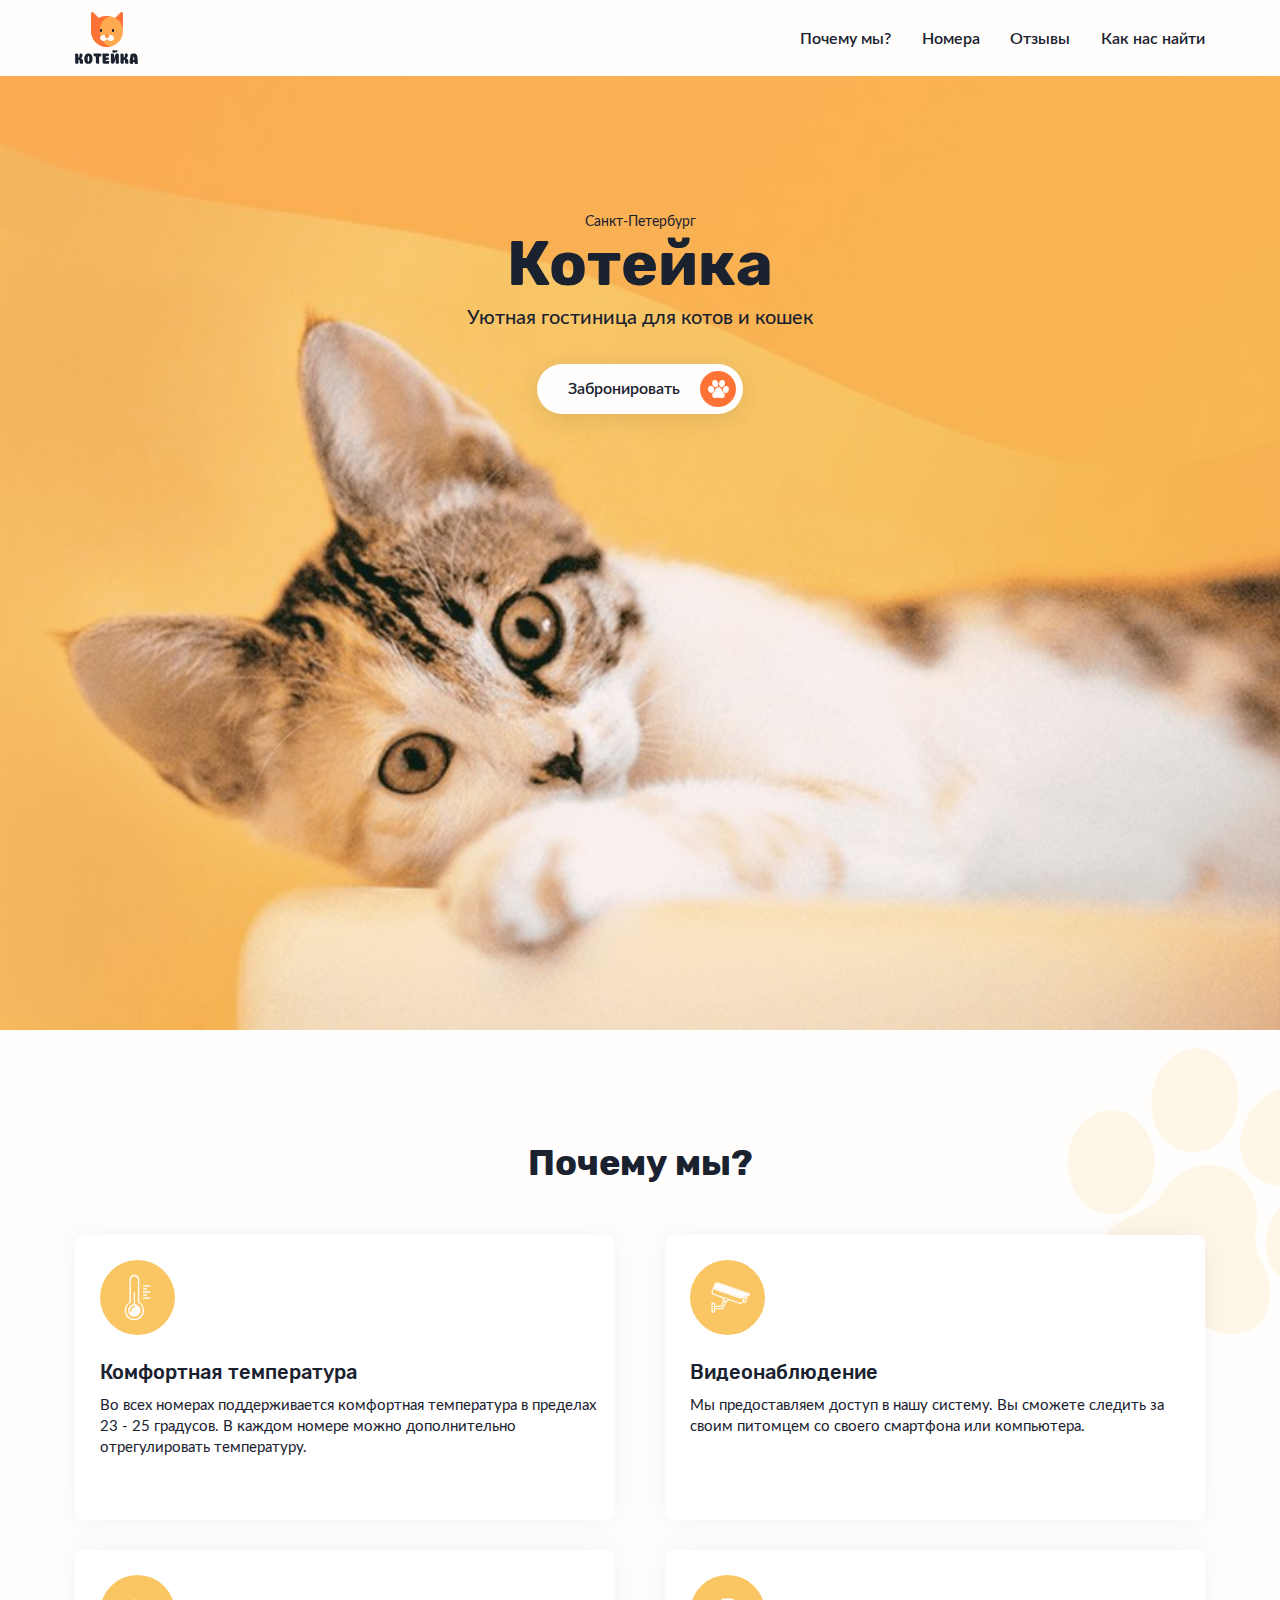
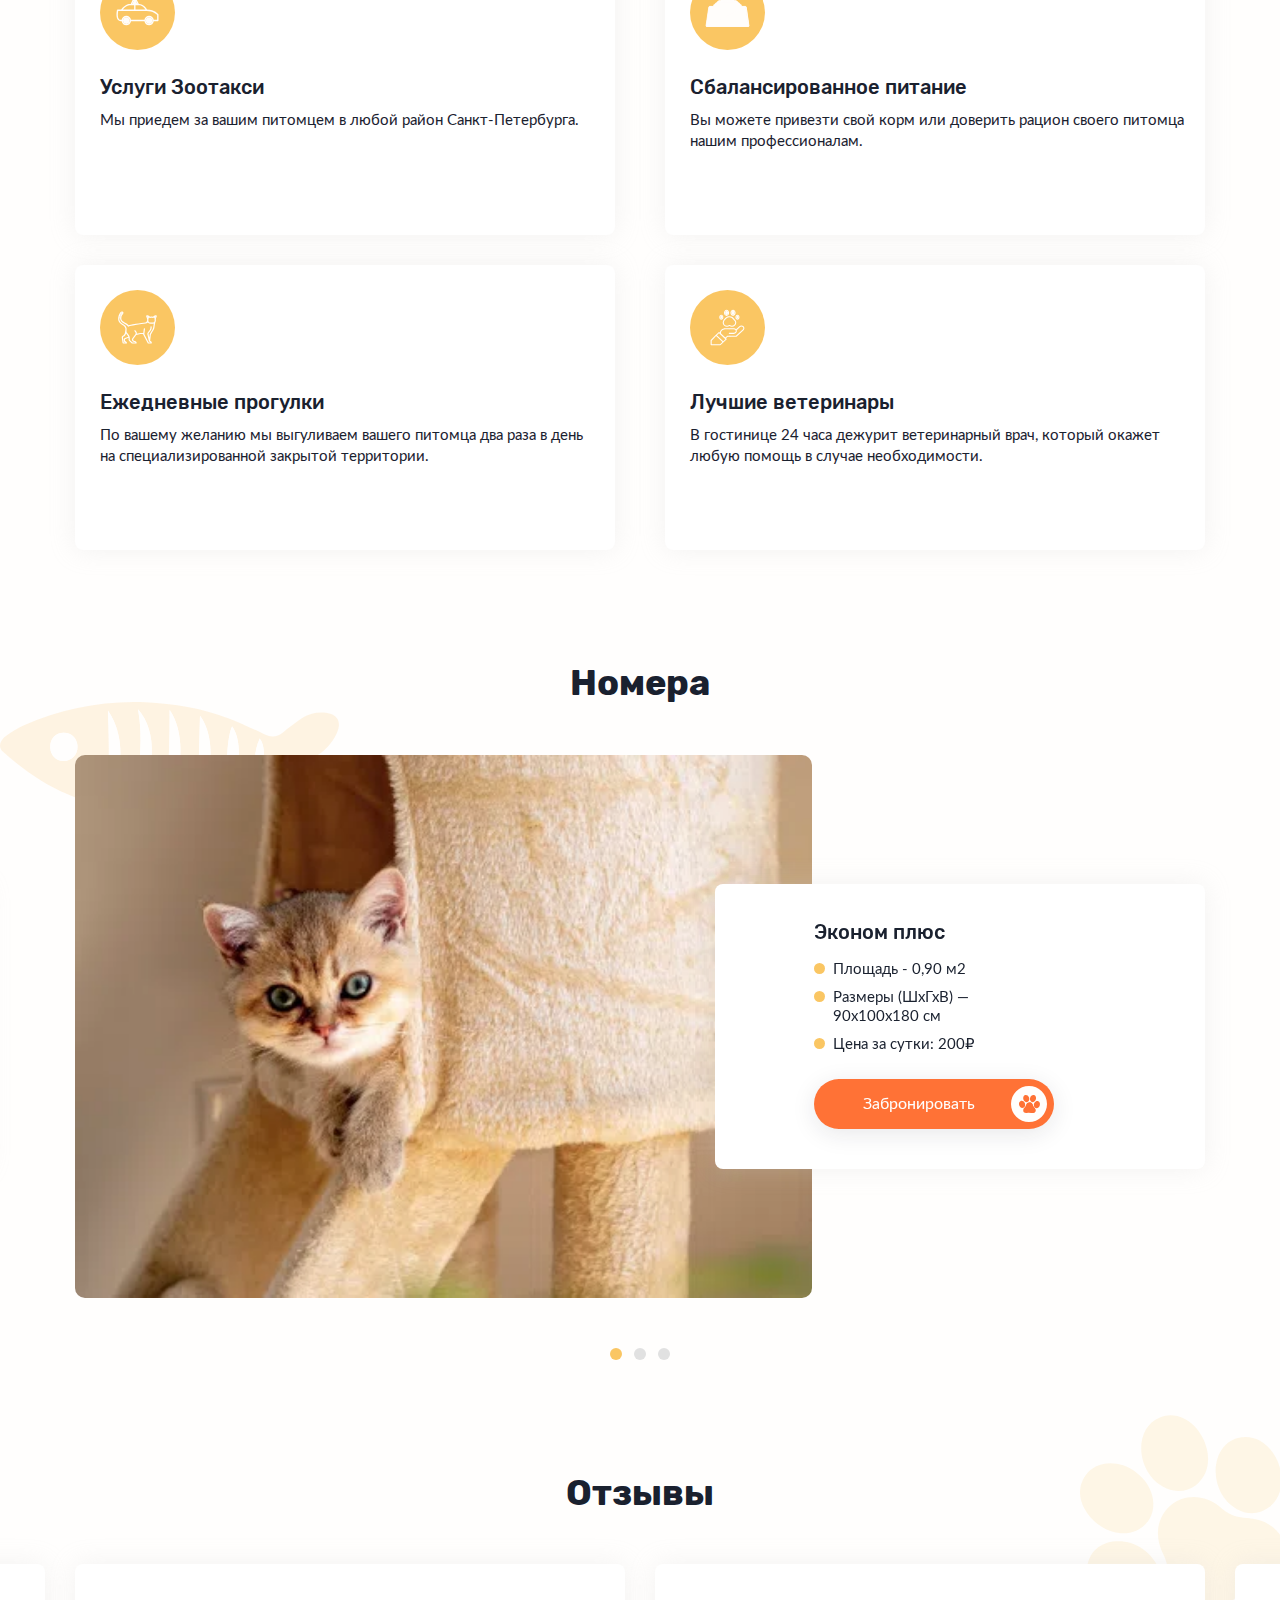
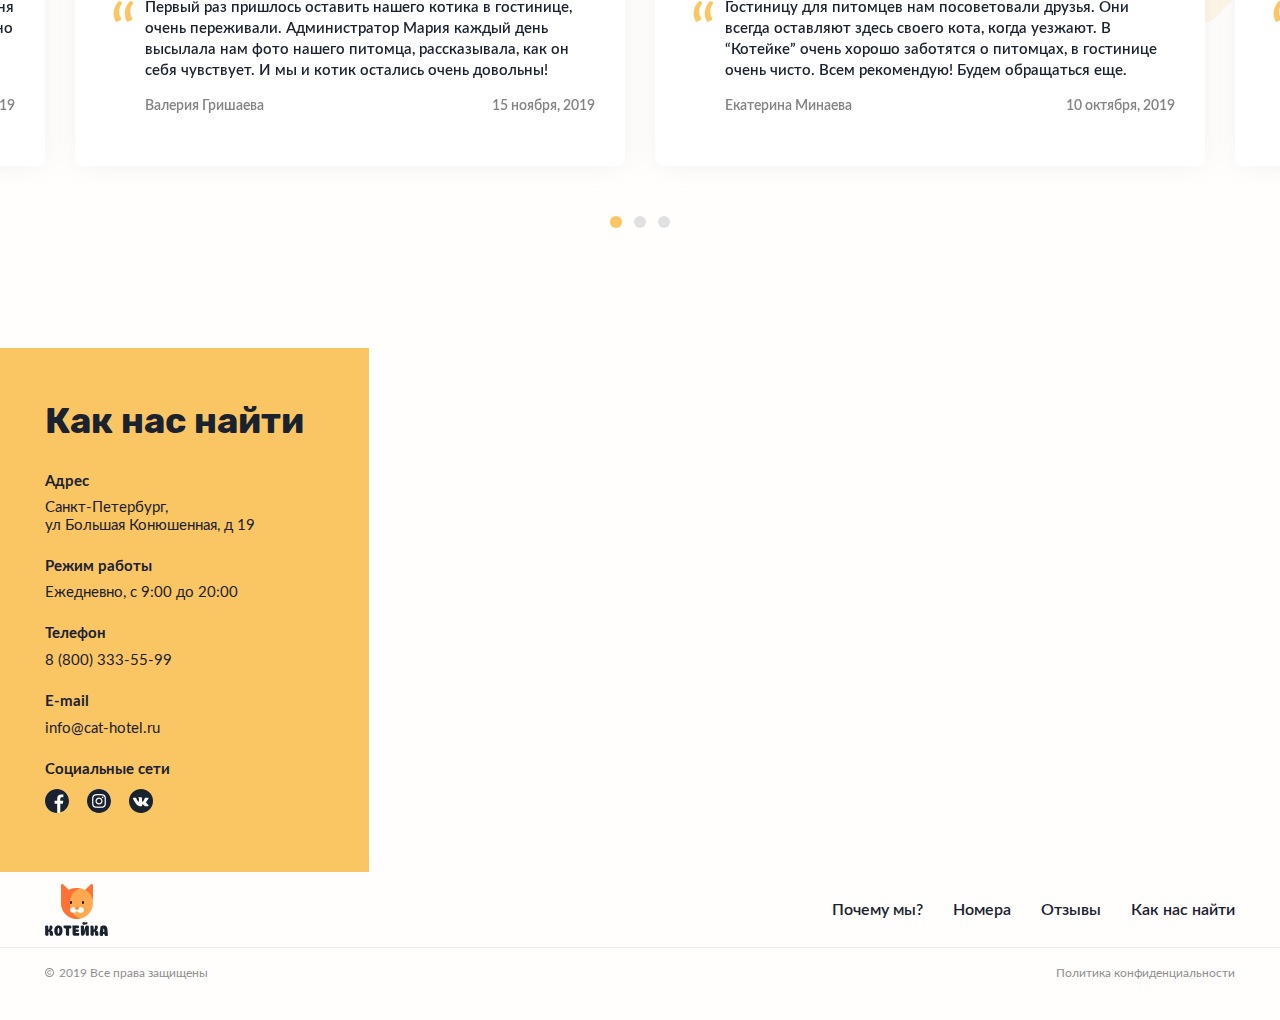
<file: index.html>
<!DOCTYPE html>
<html lang="ru">

<head>
    <meta charset="UTF-8">
    <meta name="viewport" content="width=device-width, initial-scale=1.0">
    <title>Котейка - уютная гостиница для котов и кошек</title>

    <link rel="apple-touch-icon" sizes="180x180" href="img/favicon/apple-touch-icon.png">
    <link rel="icon" type="image/png" sizes="32x32" href="img/favicon/favicon-32x32.png">
    <link rel="icon" type="image/png" sizes="16x16" href="img/favicon/favicon-16x16.png">
    <link rel="manifest" href="img/favicon/site.webmanifest">
    <link rel="mask-icon" href="img/favicon/safari-pinned-tab.svg" color="#5bbad5">
    <link rel="shortcut icon" href="img/favicon/favicon.ico">
    <meta name="msapplication-TileColor" content="#746a4f">
    <meta name="msapplication-config" content="img/favicon/browserconfig.xml">
    <meta name="theme-color" content="#ffffff">

    <link rel="stylesheet" href="css/swiper.min.css">
    <link rel="stylesheet" href="css/style.min.css">
    <script src="https://api-maps.yandex.ru/2.1/?lang=ru_RU">
    </script>
</head>

<body>
    <header class="header">

        <nav class="header__nav">
            <a class="logo header__logo" href="#">
                <img class="logo__image" src="./img/logo.svg" alt="">
            </a>
            <button class="header__menu-button" type="button"></button>
            <ul class="header-menu">
                <li class="header-menu__item">
                    <a class="header-menu__link" href="#features">Почему мы?</a>
                </li>
                <li class="header-menu__item">
                    <a class="header-menu__link" href="#apartaments">Номера</a>
                </li>
                <li class="header-menu__item">
                    <a class="header-menu__link" href="#feedback">Отзывы</a>
                </li>
                <li class="header-menu__item nav-menu__item--mobile-disabled">
                    <a class="header-menu__link" href="#contacts">Как нас найти</a>
                </li>
                <li class="header-menu__item header-menu__mobile-contacts">
                    <div class="header-contacts">
                        <h2 class="header-contacts__title">Контакты</h2>
                        <a class="header-contacts__phone" href="tel:8800333-55-99">8 (800) 333-55-99</a>
                        <ul class="social-list">
                            <li class="social-list__item">
                                <a class="social-list__link social-list__link--facebook"
                                    href="https://www.facebook.com/">Фейсбук</a>
                            </li>
                            <li class="social-list__item">
                                <a class="social-list__link social-list__link--instagram"
                                    href="https://www.instagram.com/">Инстаграм</a>
                            </li>
                            <li class="social-list__item">
                                <a class="social-list__link social-list__link--vk" href="https://vk.com/">Вконтакте</a>
                            </li>
                        </ul>
                    </div>
                </li>
            </ul>
        </nav>


    </header>

    <main>

        <section class="intro">
            <div class="intro__content">
                <span class="intro__city">Санкт-Петербург</span>
                <h1 class="intro__title">Котейка</h1>
                <p class="intro__description">Уютная гостиница для котов и кошек</p>
            </div>
            <div class="intro__action">
                <a class="intro__button cover-button" href="apartaments.html">Забронировать</a>
            </div>
        </section>

        <section class="features" id="features">
            <h2 class="section-title features__title">Почему мы?</h2>
            <ul class="features-list">
                <li class="features__item features__item--temperature">
                    <h3 class="description-title features__item__title">Комфортная температура</h3>
                    <p class="features__text">
                        Во всех номерах поддерживается комфортная температура в пределах 23 - 25 градусов. В каждом
                        номере можно дополнительно отрегулировать температуру.
                    </p>
                </li>
                <li class="features__item features__item--video">
                    <h3 class="description-title features__item__title">Видеонаблюдение</h3>
                    <p class="features__text">
                        Мы предоставляем доступ в нашу систему. Вы сможете следить за своим питомцем со своего смартфона
                        или компьютера.
                    </p>
                </li>
                <li class="features__item features__item--zootaxi">
                    <h3 class="description-title features__item__title">Услуги Зоотакси</h3>
                    <p class="features__text">
                        Мы приедем за вашим питомцем в любой район Санкт-Петербурга.
                    </p>
                </li>
                <li class="features__item features__item--food">
                    <h3 class="description-title features__item__title">Сбалансированное питание</h3>
                    <p class="features__text">
                        Вы можете привезти свой корм или доверить рацион своего питомца нашим профессионалам.
                    </p>
                </li>
                <li class="features__item features__item--walk">
                    <h3 class="description-title features__item__title">Ежедневные прогулки</h3>
                    <p class="features__text">
                        По вашему желанию мы выгуливаем вашего питомца два раза в день на специализированной закрытой
                        территории.
                    </p>
                </li>
                <li class="features__item features__item--veterinarians">
                    <h3 class="description-title features__item__title">Лучшие ветеринары</h3>
                    <p class="features__text">
                        В гостинице 24 часа дежурит ветеринарный врач, который окажет любую помощь в случае
                        необходимости.
                    </p>
                </li>
            </ul>
        </section>

        <section class="apartaments" id="apartaments">
            <h2 class="section-title apartaments__title">Номера</h2>
            <div class="swiper-container apartaments__slider">
                <div class="swiper-wrapper apartaments__list">
                    <div class="swiper-slide apartaments-item">
                        <picture>
                            <!-- <source media="(max-width: 767px)" srcset="img/apartaments-econom-plus-mobile.webp"
                                type="image/webp">
                            <source media="(max-width: 767px)" srcset="img/apartaments-econom-plus-mobile.jpg"> -->
                            <source media="(max-width: 1365px)" srcset="img/apartaments-econom-plus-tablet.webp"
                                type="image/webp">
                            <source media="(max-width: 1365px)" srcset="img/apartaments-econom-plus-tablet.jpg">
                            <img class="apartaments-item__image" src="img/apartaments-econom-plus-desctop.jpg"
                                srcset="img/apartaments-econom-plus-desctop.webp" alt="Изображение номера 1">
                        </picture>
                        <div class="apartaments-item__description">
                            <div class="apartaments-item__description-wrap">
                                <h3 class="apartaments-item__title">Эконом плюс</h3>
                                <div class="apartaments-item__text">
                                    <p class="apartaments-item__sub-text">Площадь - 0,90 м2</p>
                                    <p class="apartaments-item__sub-text">Размеры (ШхГхВ) <span>—</span><br> 90х100х180
                                        см
                                    </p>
                                    <p class="apartaments-item__sub-text">Цена за сутки: 200₽</p>
                                </div>
                                <!-- <button class="apartaments-item__button" type="button">Забронировать</button> -->
                                <a class="apartaments-item__link" href="room.html">Забронировать</a>
                            </div>
                        </div>
                    </div>
                    <div class="swiper-slide apartaments-item">
                        <picture>
                            <!-- <source media="(max-width: 767px)" srcset="img/apartaments-comfort-mobile.webp"
                                type="image/webp">
                            <source media="(max-width: 767px)" srcset="img/apartaments-comfort-mobile.jpg"> -->
                            <source media="(max-width: 1365px)" srcset="img/apartaments-comfort-tablet.webp"
                                type="image/webp">
                            <source media="(max-width: 1365px)" srcset="img/apartaments-comfort-tablet.jpg">
                            <img class="apartaments-item__image" src="img/apartaments-comfort-desctop.jpg"
                                srcset="img/apartaments-comfort-desctop.webp" alt="Изображение номера 2">
                        </picture>
                        <div class="apartaments-item__description">
                            <div class="apartaments-item__description-wrap">
                                <h3 class="apartaments-item__title">Комфорт</h3>
                                <div class="apartaments-item__text">
                                    <p class="apartaments-item__sub-text">Площадь - 1,13 м2</p>
                                    <p class="apartaments-item__sub-text">Размеры (ШхГхВ) <span>—</span><br> 100х125х180
                                        см</p>
                                    <p class="apartaments-item__sub-text">Цена за сутки: 250₽</p>
                                </div>
                                <!-- <button class="apartaments-item__button" type="button">Забронировать</button> -->
                                <a class="apartaments-item__link" href="room.html">Забронировать</a>
                            </div>
                        </div>
                    </div>
                    <div class="swiper-slide apartaments-item">
                        <picture>
                            <!-- <source media="(max-width: 767px)" srcset="img/apartaments-suite-mobile.webp"
                                type="image/webp">
                            <source media="(max-width: 767px)" srcset="img/apartaments-suite-mobile.jpg"> -->
                            <source media="(max-width: 1365px)" srcset="img/apartaments-suite-tablet.webp"
                                type="image/webp">
                            <source media="(max-width: 1365px)" srcset="img/apartaments-suite-tablet.jpg">
                            <img class="apartaments-item__image" src="img/apartaments-suite-desctop.jpg"
                                srcset="img/apartaments-suite-desctop.webp" alt="Изображение номера 3">
                        </picture>
                        <div class="apartaments-item__description">
                            <div class="apartaments-item__description-wrap">
                                <h3 class="apartaments-item__title">Сьют</h3>
                                <div class="apartaments-item__text">
                                    <p class="apartaments-item__sub-text">Площадь - 1,56 м2</p>
                                    <p class="apartaments-item__sub-text">Размеры (ШхГхВ) <span>—</span><br> 125х125х180
                                        см</p>
                                    <p class="apartaments-item__sub-text">Цена за сутки: 350₽</p>
                                </div>
                                <!-- <button class="apartaments-item__button" type="button">Забронировать</button> -->
                                <a class="apartaments-item__link" href="room.html">Забронировать</a>
                            </div>
                        </div>
                    </div>
                </div>
                <div class="swiper-pagination"></div>
                <div class="swiper-buttons-container">
                    <div class="swiper-button-prev">Предыдущий слайдер</div>
                    <div class="swiper-button-next">Следующий слайдер</div>
                </div>
            </div>
        </section>

        <section class="feedback" id="feedback">
            <h2 class="section-title feedback__title">Отзывы</h2>
            <div class="swiper-container feedback__slider">
                <div class="swiper-wrapper feedback-wrapper">
                    <div class="swiper-slide feedback-item">
                        <p class="feedback-item__text">
                            Первый раз пришлось оставить нашего котика в гостинице, очень переживали. Администратор
                            Мария каждый день высылала нам фото нашего
                            питомца, рассказывала, как он себя чувствует.
                            И мы и котик остались очень довольны!
                        </p>
                        <div class="feedback-item__information">
                            <span class="feedback-item__author">Валерия Гришаева</span>
                            <time class="feedback-item__date" datetime="2019-11-15">15 ноября, 2019</time>
                        </div>
                    </div>
                    <div class="swiper-slide feedback-item">
                        <p class="feedback-item__text">
                            Гостиницу для питомцев нам посоветовали друзья. Они всегда оставляют здесь своего кота,
                            когда уезжают. В “Котейке” очень хорошо заботятся о питомцах, в гостинице очень чисто. Всем
                            рекомендую! Будем обращаться еще.
                        </p>
                        <div class="feedback-item__information">
                            <span class="feedback-item__author">Екатерина Минаева</span>
                            <time class="feedback-item__date" datetime="2019-10-10">10 октября, 2019</time>
                        </div>
                    </div>
                    <div class="swiper-slide feedback-item">
                        <p class="feedback-item__text">
                            Мой кот — настоящая привереда, угодить ему сложно. У меня были особые требования к уходу за
                            ним, и “Котейка” отлично справились. Я часто наблюдал по видео за питомцем со своего
                            телефона, это очень удобно.
                        </p>
                        <div class="feedback-item__information">
                            <span class="feedback-item__author">Павел Нечаев</span>
                            <time class="feedback-item__date" datetime="2019-09-29">29 сентября, 2019</time>
                        </div>
                    </div>
                </div>
                <div class="swiper-pagination"></div>
                <div class="swiper-buttons-container">
                    <div class="swiper-button-prev">Предыдущий слайдер</div>
                    <div class="swiper-button-next">Следующий слайдер</div>
                </div>
            </div>
        </section>

        <section class="contacts" id="contacts">
            <div class="contacts__text">
                <h2 class="section-title contacts__title">Как нас найти</h2>
                <div class="contacts-item contacts__address">
                    <h3 class="contacts-item__title">Адрес</h3>
                    <p class="contacts-item__text">
                        Санкт-Петербург,<br> ул Большая Конюшенная, д 19
                    </p>
                </div>
                <div class="contacts-item contacts__work-mode">
                    <h3 class="contacts-item__title">Режим работы</h3>
                    <p class="contacts-item__text">Ежедневно, с 9:00 до 20:00</p>
                </div>
                <div class="contacts-item contacts__phone">
                    <h3 class="contacts-item__title">Телефон</h3>
                    <a class="contacts-item__link" href="tel:8800333-55-99">8 (800) 333-55-99</a>
                </div>
                <div class="contacts-item contacts__email">
                    <h3 class="contacts-item__title">E-mail</h3>
                    <a class="contacts-item__link" href="mailto:info@cat-hotel.ru">info@cat-hotel.ru</a>
                </div>
                <div class="contacts-item contacts__social">
                    <h3 class="contacts-item__title">Социальные сети</h3>
                    <ul class="social-list contacts-item__social-list social-list--smaller-distance">
                        <li class="social-list__item">
                            <a class="social-list__link social-list__link--facebook"
                                href="https://www.facebook.com/">Фейсбук</a>
                        </li>
                        <li class="social-list__item">
                            <a class="social-list__link social-list__link--instagram"
                                href="https://www.instagram.com/">Инстаграм</a>
                        </li>
                        <li class="social-list__item">
                            <a class="social-list__link social-list__link--vk" href="https://vk.com/">Вконтакте</a>
                        </li>
                    </ul>
                </div>
            </div>
            <!-- Карта сделана через яндекс API -->
            <div class="contacts__map" id="map"></div>
        </section>

    </main>



    <footer class="footer">
        <nav class="footer__nav">
            <a class="logo footer__logo" href="">
                <img class="logo__image" src="./img/logo.svg" alt="">
            </a>
            <ul class="footer-menu">
                <li class="footer-menu__item">
                    <a class="footer-menu__link" href="#features">Почему мы?</a>
                </li>
                <li class="footer-menu__item">
                    <a class="footer-menu__link" href="#apartaments">Номера</a>
                </li>
                <li class="footer-menu__item">
                    <a class="footer-menu__link" href="#feedback">Отзывы</a>
                </li>
                <li class="footer-menu__item">
                    <a class="footer-menu__link" href="#contacts">Как нас найти</a>
                </li>
            </ul>
        </nav>
        <div class="copyright">
            <span class="copyright__rights">2019 Все права защищены</span>
            <span class="copyright__privacy">Политика конфиденциальности</span>
        </div>
    </footer>


    <script src="js/swiper.min.js"></script>
    <script src="js/script.min.js"></script>
</body>

</html>
</file>
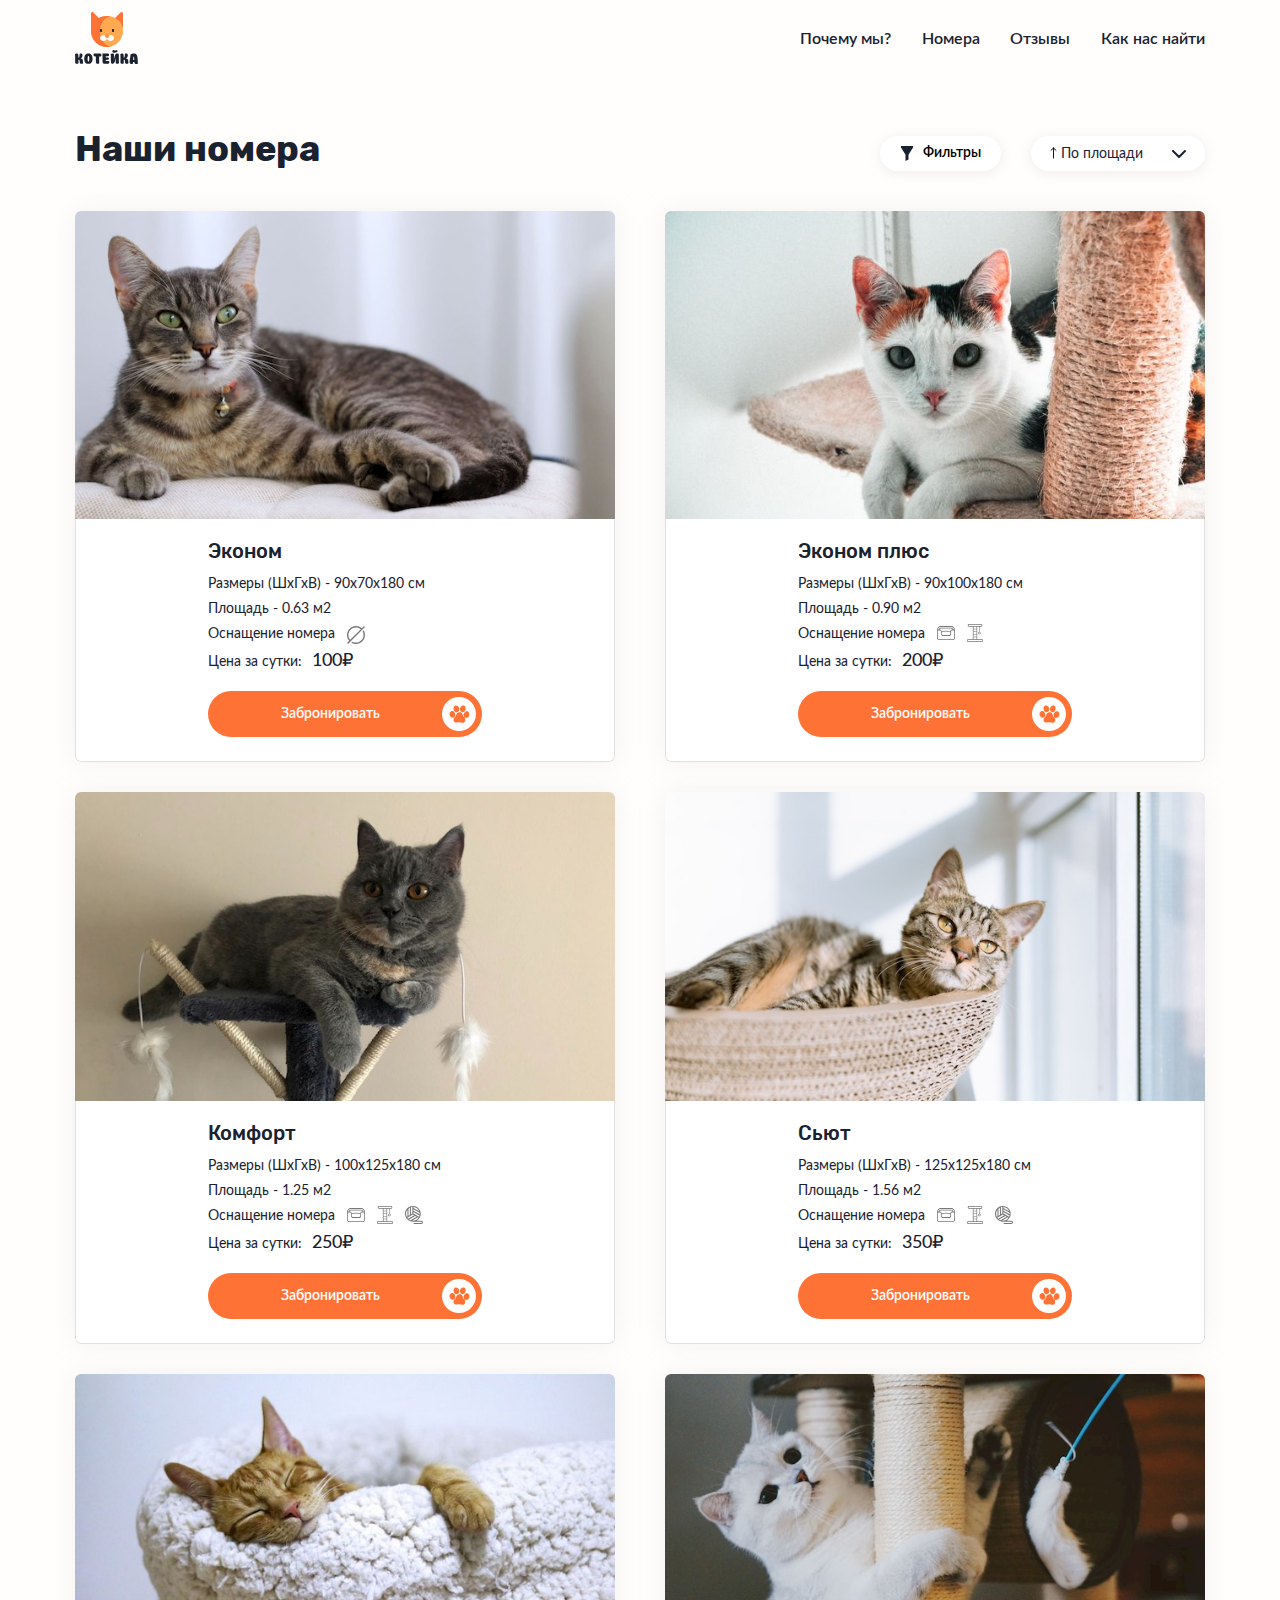
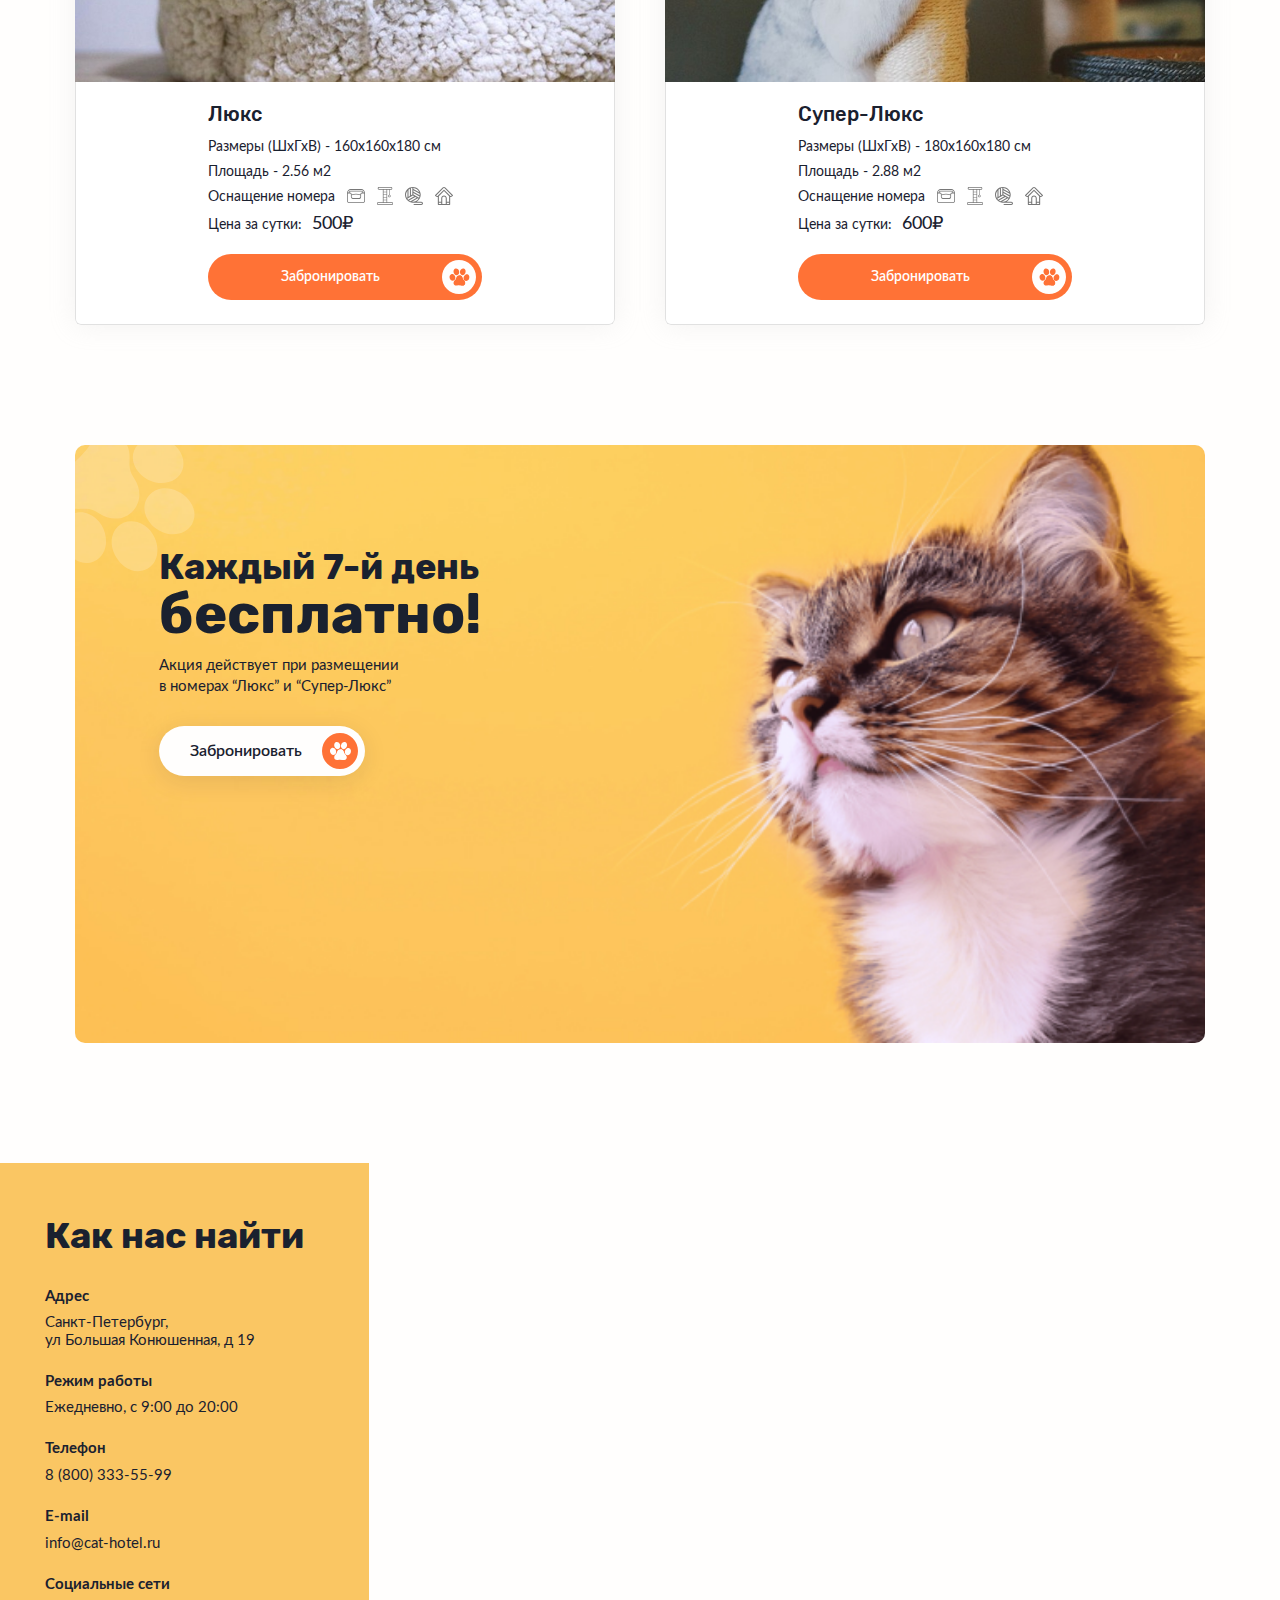
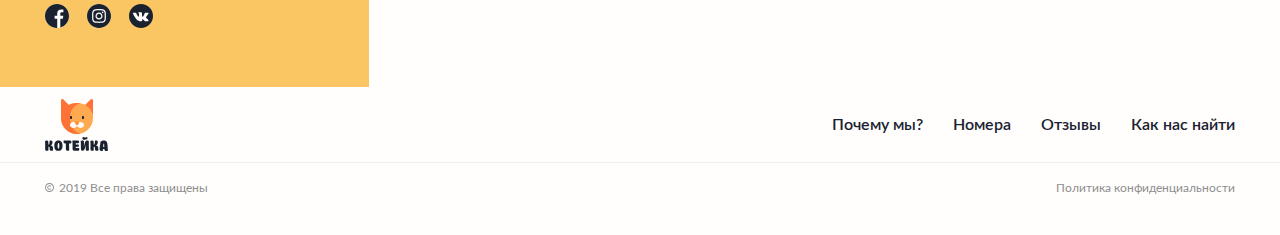
<file: apartaments.html>
<!DOCTYPE html>
<html lang="ru">

<head>
    <meta charset="UTF-8">
    <meta name="viewport" content="width=device-width, initial-scale=1.0">
    <title>Котейка - уютная гостиница для котов и кошек</title>

    <link rel="apple-touch-icon" sizes="180x180" href="img/favicon/apple-touch-icon.png">
    <link rel="icon" type="image/png" sizes="32x32" href="img/favicon/favicon-32x32.png">
    <link rel="icon" type="image/png" sizes="16x16" href="img/favicon/favicon-16x16.png">
    <link rel="manifest" href="img/favicon/site.webmanifest">
    <link rel="mask-icon" href="img/favicon/safari-pinned-tab.svg" color="#5bbad5">
    <link rel="shortcut icon" href="img/favicon/favicon.ico">
    <meta name="msapplication-TileColor" content="#746a4f">
    <meta name="msapplication-config" content="img/favicon/browserconfig.xml">
    <meta name="theme-color" content="#ffffff">

    <link rel="stylesheet" href="css/swiper.min.css">
    <link rel="stylesheet" href="css/style.min.css">
    <script src="https://api-maps.yandex.ru/2.1/?lang=ru_RU">
    </script>
</head>

<body>
    <header class="header">
        <nav class="header__nav">
            <a class="logo header__logo" href="index.html">
                <img class="logo__image" src="./img/logo.svg" alt="">
            </a>
            <button class="header__menu-button" type="button"></button>
            <ul class="header-menu">
                <li class="header-menu__item">
                    <a class="header-menu__link" href="index.html#features">Почему мы?</a>
                </li>
                <li class="header-menu__item">
                    <a class="header-menu__link" href="index.html#apartaments">Номера</a>
                </li>
                <li class="header-menu__item">
                    <a class="header-menu__link" href="index.html#feedback">Отзывы</a>
                </li>
                <li class="header-menu__item nav-menu__item--mobile-disabled">
                    <a class="header-menu__link" href="index.html#contacts">Как нас найти</a>
                </li>
                <li class="header-menu__item header-menu__mobile-contacts">
                    <div class="header-contacts">
                        <h2 class="header-contacts__title">Контакты</h2>
                        <a class="header-contacts__phone" href="tel:8800333-55-99">8 (800) 333-55-99</a>
                        <ul class="social-list">
                            <li class="social-list__item">
                                <a class="social-list__link social-list__link--facebook"
                                    href="https://www.facebook.com/">Фейсбук</a>
                            </li>
                            <li class="social-list__item">
                                <a class="social-list__link social-list__link--instagram"
                                    href="https://www.instagram.com/">Инстаграм</a>
                            </li>
                            <li class="social-list__item">
                                <a class="social-list__link social-list__link--vk" href="https://vk.com/">Вконтакте</a>
                            </li>
                        </ul>
                    </div>
                </li>
            </ul>
        </nav>
    </header>

    <main>

        <section class="catalog-apartaments">

            <div class="catalog-apartaments__header">
                <h1 class="catalog-apartaments__title">Наши номера</h1>
                <div class="catalog-apartaments__controls">
                    <button class="catalog-apartaments__filter-button" type="button">Фильтры</button>
                    <div class="catalog-apartaments__sort-button custom-select" type="button" tabindex="0">
                        <div class="custom-select__current">
                            <span class="custom-select__item custom-select__item--area-up" data-value="area-up">По
                                площади</span>
                        </div>

                        <div class="custom-select__list custom-select__list--hidden">
                            <span class="custom-select__item custom-select__item--area-up" data-value="area-up"
                                tabindex="0">По площади</span>
                            <span class="custom-select__item custom-select__item--area-down" data-value="area-down"
                                tabindex="0">По площади</span>
                            <span class="custom-select__item custom-select__item--price-up" data-value="price-up"
                                tabindex="0">По цене</span>
                            <span class="custom-select__item custom-select__item--price-down" data-value="price-down"
                                tabindex="0">По цене</span>
                        </div>
                    </div>
                </div>
            </div>

            <div class="catalog-apartaments__wrap">
                <div class="popup-filter popup-filter--close">
                    <div class="popup-content">
                        <div class="filter catalog-apartaments__filter">
                            <!-- catalog-apartaments__filter--close -->

                            <!-- <div class="filter-close-wrap"> -->
                            <button class="filter__close popup-close-button" type="button">Закрыть фильтр</button>
                            <!-- </div> -->

                            <form class="filter__form" action="#">

                                <div class="filter__price">
                                    <fieldset>
                                        <legend class="subsection-title">Цена за сутки,<span
                                                class="subsection-title__symbol"></span>
                                            &#8381;</span></legend>
                                        <div class="price-button-wrap">
                                            <input class="price-input" type="number" name="price-min"
                                                placeholder="от 100" min="100" max="600">
                                            <input class="price-input" type="number" name="price-max"
                                                placeholder="до 600" min="100" max="600">
                                        </div>
                                    </fieldset>
                                </div>

                                <div class="filter__area">
                                    <fieldset>
                                        <legend class="subsection-title">Площадь</legend>
                                        <ul class="filter-list">
                                            <li class="filter-list__item">
                                                <input class="filter__input" type="checkbox" id="area-1" name="area"
                                                    value="0.63">
                                                <label class="filter__label" for="area-1">0,63 м2</label>
                                            </li>
                                            <li class="filter-list__item">
                                                <input class="filter__input" type="checkbox" id="area-2" name="area"
                                                    value="0.90">
                                                <label class="filter__label" for="area-2">0,90 м2</label>
                                            </li>
                                            <li class="filter-list__item">
                                                <input class="filter__input" type="checkbox" id="area-3" name="area"
                                                    value="1.25">
                                                <label class="filter__label" for="area-3">1,25 м2</label>
                                            </li>
                                            <li class="filter-list__item">
                                                <input class="filter__input" type="checkbox" id="area-4" name="area"
                                                    value="1.56">
                                                <label class="filter__label" for="area-4">1,56 м2</label>
                                            </li>
                                            <li class="filter-list__item">
                                                <input class="filter__input" type="checkbox" id="area-5" name="area"
                                                    value="2.56">
                                                <label class="filter__label" for="area-5">2,56 м2</label>
                                            </li>
                                            <li class="filter-list__item">
                                                <input class="filter__input" type="checkbox" id="area-6" name="area"
                                                    value="2.88">
                                                <label class="filter__label" for="area-6">2,88 м2</label>
                                            </li>
                                        </ul>
                                    </fieldset>
                                </div>

                                <div class="filter__equipment">
                                    <fieldset>
                                        <legend class="subsection-title">Оснащение номера</legend>
                                        <ul class="filter-list">
                                            <li class="filter-list__item">
                                                <input class="filter__input" type="checkbox" id="equipment-1"
                                                    name="equipment" value="empty">
                                                <label class="filter__label" for="equipment-1">Пустой номер</label>
                                            </li>
                                            <li class="filter-list__item">
                                                <input class="filter__input" type="checkbox" id="equipment-2"
                                                    name="equipment" value="sunbed">
                                                <label class="filter__label" for="equipment-2">Лежак</label>
                                            </li>
                                            <li class="filter-list__item">
                                                <input class="filter__input" type="checkbox" id="equipment-3"
                                                    name="equipment" value="scratching">
                                                <label class="filter__label" for="equipment-3">Когтеточка</label>
                                            </li>
                                            <li class="filter-list__item">
                                                <input class="filter__input" type="checkbox" id="equipment-4"
                                                    name="equipment" value="game-complex">
                                                <label class="filter__label" for="equipment-4">Игровой-комплекс</label>
                                            </li>
                                            <li class="filter-list__item">
                                                <input class="filter__input" type="checkbox" id="equipment-5"
                                                    name="equipment" value="lodge">
                                                <label class="filter__label" for="equipment-5">Домик</label>
                                            </li>
                                        </ul>
                                    </fieldset>
                                </div>

                                <div class="filter-buttons">
                                    <button class="filter-button filter-buttons__apply" type="submit">Применить</button>
                                    <button class="filter-button filter-buttons__reset" type="reset">Сбросить
                                        фильтр</button>
                                </div>

                            </form>
                        </div>
                    </div>
                </div>

                <div class="catalog-apartaments__list" id="apartaments__list">



                    <!-- <div class="catalog-item catalog-apartaments__item">

                        <div class="image-container">

                            <img class="catalog-item__image" src="img/apartaments-catalog/catalog-list/catalog-econom.jpg"
                                alt="Изображение номера">

                        </div>

                        <div class="catalog-item__description">

                            <h2 class="catalog-item__title"></h2>
                            <div class="catalog-item__parameters">

                                <p class="catalog-item__parameter">Размеры (ШхГхВ) - <span
                                        class="catalog-item__size"></span> см</p>
                                <p class="catalog-item__parameter">Площадь - <span class="catalog-item__area"></span> м2</p>

                                <div class="equipment-wrap">

                                    <p class="catalog-item__parameter">Оснащение номера</p>
                                    <ul class="equipment-list catalog-item__equipment">
                                        <li class="equipment-list__item"></li>
                                    </ul>

                                </div>

                                <p class="catalog-item__parameter">Цена за сутки: <span class="catalog-item__price"></span>
                                    ₽</p>

                            </div>

                        </div>

                        <a class="catalog-item__link" href="">Забронировать</a>

                    </div> -->



                </div>
            </div>


        </section>

        <section class="banner">
            <div class="banner__body">
                <div class="banner__content">
                    <h2 class="banner__title">Каждый 7-й день<br>
                        <strong class="banner__accent">
                            бесплатно!
                        </strong>
                    </h2>
                    <p class="banner__text">
                        Акция действует при размещении<br>
                        в номерах “Люкс” и “Супер-Люкс”
                    </p>
                    <a class="bunner__button cover-button">Забронировать</a>
                </div>
            </div>
        </section>

        <section class="contacts" id="contacts">
            <div class="contacts__text">
                <h2 class="section-title contacts__title">Как нас найти</h2>
                <div class="contacts-item contacts__address">
                    <h3 class="contacts-item__title">Адрес</h3>
                    <p class="contacts-item__text">
                        Санкт-Петербург,<br> ул Большая Конюшенная, д 19
                    </p>
                </div>
                <div class="contacts-item contacts__work-mode">
                    <h3 class="contacts-item__title">Режим работы</h3>
                    <p class="contacts-item__text">Ежедневно, с 9:00 до 20:00</p>
                </div>
                <div class="contacts-item contacts__phone">
                    <h3 class="contacts-item__title">Телефон</h3>
                    <a class="contacts-item__link" href="tel:8800333-55-99">8 (800) 333-55-99</a>
                </div>
                <div class="contacts-item contacts__email">
                    <h3 class="contacts-item__title">E-mail</h3>
                    <a class="contacts-item__link" href="mailto:info@cat-hotel.ru">info@cat-hotel.ru</a>
                </div>
                <div class="contacts-item contacts__social">
                    <h3 class="contacts-item__title">Социальные сети</h3>
                    <ul class="social-list contacts-item__social-list social-list--smaller-distance">
                        <li class="social-list__item">
                            <a class="social-list__link social-list__link--facebook"
                                href="https://www.facebook.com/">Фейсбук</a>
                        </li>
                        <li class="social-list__item">
                            <a class="social-list__link social-list__link--instagram"
                                href="https://www.instagram.com/">Инстаграм</a>
                        </li>
                        <li class="social-list__item">
                            <a class="social-list__link social-list__link--vk" href="https://vk.com/">Вконтакте</a>
                        </li>
                    </ul>
                </div>
            </div>
            <!-- Карта сделана через яндекс API -->
            <div class="contacts__map" id="map"></div>
        </section>

    </main>



    <footer class="footer">
        <nav class="footer__nav">
            <a class="logo footer__logo" href="">
                <img class="logo__image" src="./img/logo.svg" alt="">
            </a>
            <ul class="footer-menu">
                <li class="footer-menu__item">
                    <a class="footer-menu__link" href="index.html#features">Почему мы?</a>
                </li>
                <li class="footer-menu__item">
                    <a class="footer-menu__link" href="index.html#apartaments">Номера</a>
                </li>
                <li class="footer-menu__item">
                    <a class="footer-menu__link" href="index.html#feedback">Отзывы</a>
                </li>
                <li class="footer-menu__item">
                    <a class="footer-menu__link" href="index.html#contacts">Как нас найти</a>
                </li>
            </ul>
        </nav>
        <div class="copyright">
            <span class="copyright__rights" title="2019 Все права защищены">2019 Все права защищены</span>
            <span class="copyright__privacy">Политика конфиденциальности</span>
        </div>
    </footer>

    <template id="catalog-item-template">
        <div class="catalog-item catalog-apartaments__item">
            <div class="image-container">
                <img class="catalog-item__image" src="" alt="Изображение номера">
            </div>

            <div class="catalog-item__description-wrap">
                <div class="catalog-item__description">
                    <h2 class="catalog-item__title"></h2>
                    <div class="catalog-item__parameters">
                        <p class="catalog-item__parameter">Размеры (ШхГхВ) - <span class="catalog-item__size"></span> см
                        </p>
                        <p class="catalog-item__parameter">Площадь - <span class="catalog-item__area"></span> м2</p>
                        <div class="equipment-wrap">
                            <p class="catalog-item__parameter">Оснащение номера</p>
                            <ul class="equipment-list catalog-item__equipment">
                                <!-- <li class="equipment-list__item">
                                    <img class="equipment-list__image" src="" alt="Фото номера">
                                    <p class="equipment-list__title"></p>
                                </li> -->
                            </ul>
                        </div>
                        <p class="catalog-item__parameter">
                            Цена за сутки:
                            <span class="catalog-item__price"></span><span class="catalog-item__price">₽</span></p>
                    </div>
                </div>
                <div class="catalog-item__link-wrap">
                    <a class="catalog-item__link" href="">Забронировать</a>
                </div>
            </div>


        </div>
    </template>


    <script src="js/swiper.min.js"></script>
    <script src="js/script.min.js"></script>
    <script src="js/catalog-apartaments.min.js"></script>
</body>

</html>
</file>
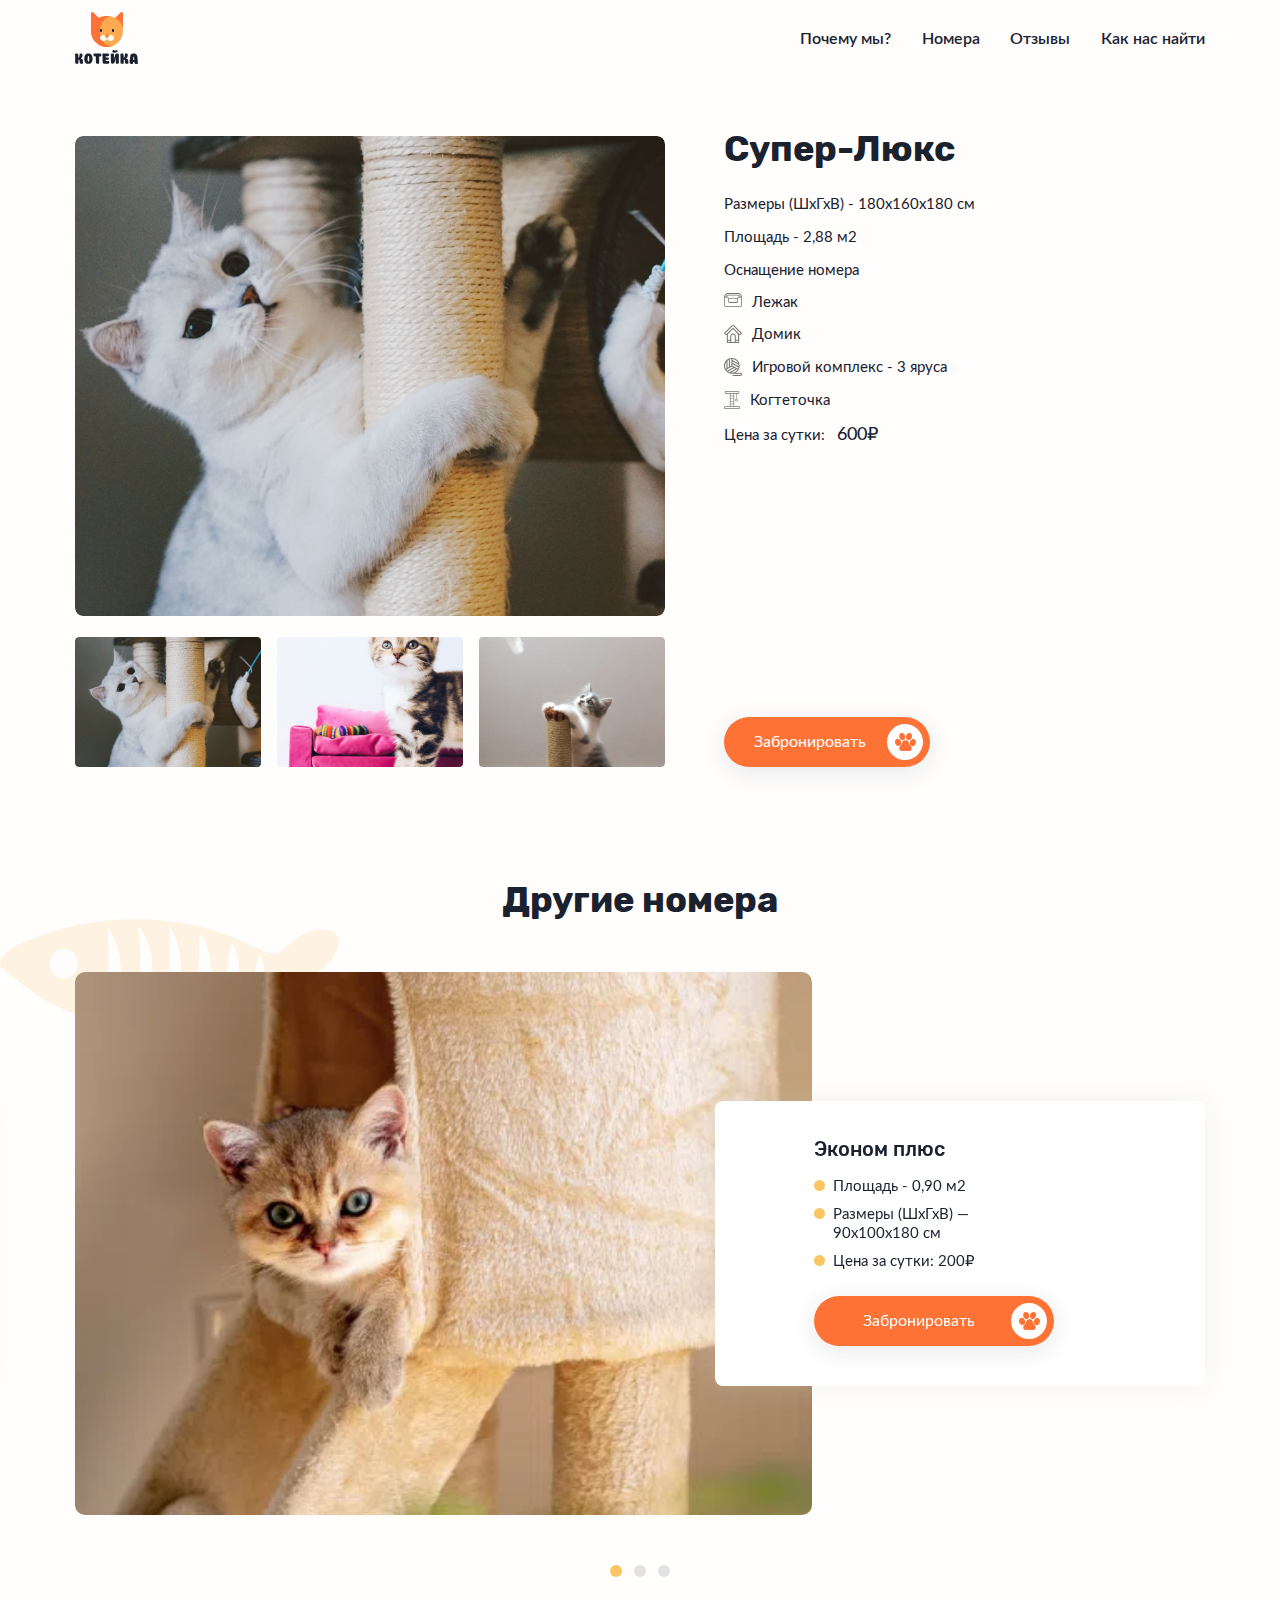
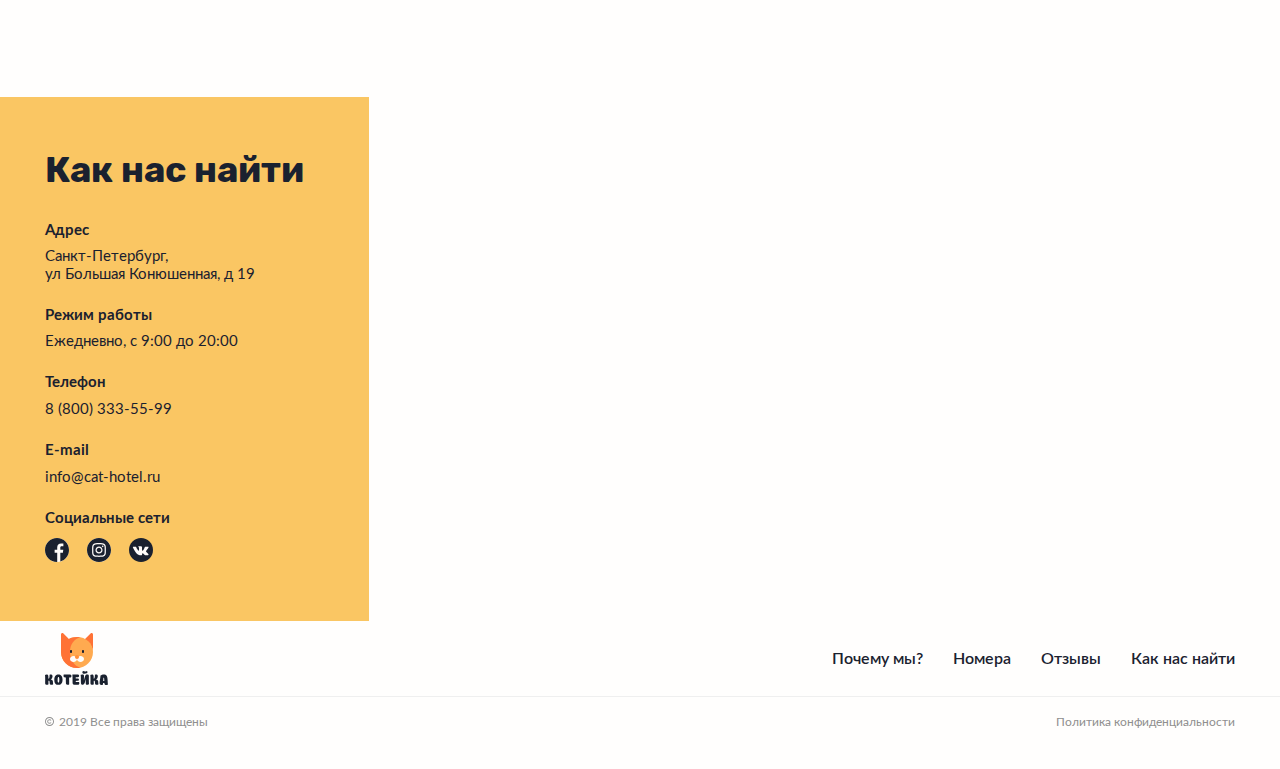
<file: room.html>
<!DOCTYPE html>
<html lang="ru">

<head>
    <meta charset="UTF-8">
    <meta name="viewport" content="width=device-width, initial-scale=1.0">
    <title>Котейка - уютная гостиница для котов и кошек</title>

    <link rel="apple-touch-icon" sizes="180x180" href="img/favicon/apple-touch-icon.png">
    <link rel="icon" type="image/png" sizes="32x32" href="img/favicon/favicon-32x32.png">
    <link rel="icon" type="image/png" sizes="16x16" href="img/favicon/favicon-16x16.png">
    <link rel="manifest" href="img/favicon/site.webmanifest">
    <link rel="mask-icon" href="img/favicon/safari-pinned-tab.svg" color="#5bbad5">
    <link rel="shortcut icon" href="img/favicon/favicon.ico">
    <meta name="msapplication-TileColor" content="#746a4f">
    <meta name="msapplication-config" content="img/favicon/browserconfig.xml">
    <meta name="theme-color" content="#ffffff">

    <link rel="stylesheet" href="css/swiper.min.css">
    <link rel="stylesheet" href="css/style.min.css">
    <script src="https://api-maps.yandex.ru/2.1/?lang=ru_RU">
    </script>
</head>

<body>
    <header class="header">

        <nav class="header__nav">
            <a class="logo header__logo" href="index.html">
                <img class="logo__image" src="./img/logo.svg" alt="">
            </a>
            <button class="header__menu-button" type="button"></button>
            <ul class="header-menu">
                <li class="header-menu__item">
                    <a class="header-menu__link" href="index.html#features">Почему мы?</a>
                </li>
                <li class="header-menu__item">
                    <a class="header-menu__link" href="index.html#apartaments">Номера</a>
                </li>
                <li class="header-menu__item">
                    <a class="header-menu__link" href="index.html#feedback">Отзывы</a>
                </li>
                <li class="header-menu__item nav-menu__item--mobile-disabled">
                    <a class="header-menu__link" href="index.html#contacts">Как нас найти</a>
                </li>
                <li class="header-menu__item header-menu__mobile-contacts">
                    <div class="header-contacts">
                        <h2 class="header-contacts__title">Контакты</h2>
                        <a class="header-contacts__phone" href="tel:8800333-55-99">8 (800) 333-55-99</a>
                        <ul class="social-list">
                            <li class="social-list__item">
                                <a class="social-list__link social-list__link--facebook"
                                    href="https://www.facebook.com/">Фейсбук</a>
                            </li>
                            <li class="social-list__item">
                                <a class="social-list__link social-list__link--instagram"
                                    href="https://www.instagram.com/">Инстаграм</a>
                            </li>
                            <li class="social-list__item">
                                <a class="social-list__link social-list__link--vk" href="https://vk.com/">Вконтакте</a>
                            </li>
                        </ul>
                    </div>
                </li>
            </ul>
        </nav>


    </header>

    <main>

        <section class="room">
            <div class="room__images">

                <div class="swiper-container gallery-top">
                    <div class="swiper-wrapper gallery-top-wrapper">
                        <div class="swiper-slide gallery-top__slide">
                            <img class="room__image" src="img/apartaments-catalog/super-luxury-1.jpg" alt="">
                        </div>
                        <div class="swiper-slide gallery-top__slide">
                            <img class="room__image" src="img/apartaments-catalog/super-luxury-2.jpg" alt="">
                        </div>
                        <div class="swiper-slide gallery-top__slide">
                            <img class="room__image" src="img/apartaments-catalog/super-luxury-3.jpg" alt="">
                        </div>
                        <div class="swiper-slide gallery-top__slide">
                            <img class="room__image" src="img/apartaments-catalog/super-luxury-4.jpg" alt="">
                        </div>

                    </div>
                    <!-- Add Arrows -->
                    <!-- <div class="swiper-button-next swiper-button-white"></div>
                    <div class="swiper-button-prev swiper-button-white"></div> -->
                </div>
                <div class="swiper-container gallery-thumbs">
                    <div class="swiper-wrapper gallery-thumbs-wrapper">
                        <div class="swiper-slide gallery-thumbs__slide">
                            <img class="room__image" src="img/apartaments-catalog/super-luxury-1.jpg" alt="">
                        </div>
                        <div class="swiper-slide gallery-thumbs__slide">
                            <img class="room__image" src="img/apartaments-catalog/super-luxury-2.jpg" alt="">
                        </div>
                        <div class="swiper-slide gallery-thumbs__slide">
                            <img class="room__image" src="img/apartaments-catalog/super-luxury-3.jpg" alt="">
                        </div>
                        <div class="swiper-slide gallery-thumbs__slide">
                            <img class="room__image" src="img/apartaments-catalog/super-luxury-4.jpg" alt="">
                        </div>
                    </div>
                </div>

            </div>
            <div class="room__description">
                <h1 class="room__title">Супер-Люкс</h1>
                <div class="room__parameters">
                    <p class="room__parameter">Размеры (ШхГхВ) - <span class="room__size">180x160x180</span> см
                    </p>
                    <p class="room__parameter">Площадь - <span class="room__area">2,88</span> м2</p>
                    <div class="room-equipment-wrap">
                        <p class="room__parameter">Оснащение номера</p>
                        <ul class="equipment room__equipment">
                            <li class="equipment__item">
                                <img src="img/apartaments-catalog/equipment-icon/equipment-icon-sunbed.svg" alt=""
                                    class="equipment__image">
                                <p class="equipment__title">Лежак</p>
                            </li>
                            <li class="equipment__item">
                                <img src="img/apartaments-catalog/equipment-icon/equipment-icon-lodge.svg" alt=""
                                    class="equipment__image">
                                <p class="equipment__title">Домик</p>
                            </li>
                            <li class="equipment__item">
                                <img src="img/apartaments-catalog/equipment-icon/equipment-icon-game-complex.svg" alt=""
                                    class="equipment__image">
                                <p class="equipment__title">Игровой комплекс - 3 яруса</p>
                            </li>
                            <li class="equipment__item">
                                <img src="img/apartaments-catalog/equipment-icon/equipment-icon-scratching.svg" alt=""
                                    class="equipment__image">
                                <p class="equipment__title">Когтеточка</p>
                            </li>
                        </ul>
                    </div>
                    <p class="room__parameter">
                        Цена за сутки: &nbsp;
                        <span class="room__price">600</span><span class="room__price">₽</span></p>
                </div>
                <a class="room__to-book" tabindex="0">Забронировать</a>
            </div>
        </section>

        <section class="apartaments" id="apartaments">
            <h2 class="section-title apartaments__title">Другие номера</h2>
            <div class="swiper-container apartaments__slider">
                <div class="swiper-wrapper apartaments__list">
                    <div class="swiper-slide apartaments-item">
                        <picture>
                            <!-- <source media="(max-width: 767px)" srcset="img/apartaments-econom-plus-mobile.webp"
                                type="image/webp">
                            <source media="(max-width: 767px)" srcset="img/apartaments-econom-plus-mobile.jpg"> -->
                            <source media="(max-width: 1365px)" srcset="img/apartaments-econom-plus-tablet.webp"
                                type="image/webp">
                            <source media="(max-width: 1365px)" srcset="img/apartaments-econom-plus-tablet.jpg">
                            <img class="apartaments-item__image" src="img/apartaments-econom-plus-desctop.jpg"
                                srcset="img/apartaments-econom-plus-desctop.webp" alt="Изображение номера 1">
                        </picture>
                        <div class="apartaments-item__description">
                            <div class="apartaments-item__description-wrap">
                                <h3 class="apartaments-item__title">Эконом плюс</h3>
                                <div class="apartaments-item__text">
                                    <p class="apartaments-item__sub-text">Площадь - 0,90 м2</p>
                                    <p class="apartaments-item__sub-text">Размеры (ШхГхВ) <span>—</span><br> 90х100х180
                                        см
                                    </p>
                                    <p class="apartaments-item__sub-text">Цена за сутки: 200₽</p>
                                </div>
                                <!-- <button class="apartaments-item__button" type="button">Забронировать</button> -->
                                <a class="apartaments-item__link" href="room.html">Забронировать</a>
                            </div>
                        </div>
                    </div>
                    <div class="swiper-slide apartaments-item">
                        <picture>
                            <!-- <source media="(max-width: 767px)" srcset="img/apartaments-comfort-mobile.webp"
                                type="image/webp">
                            <source media="(max-width: 767px)" srcset="img/apartaments-comfort-mobile.jpg"> -->
                            <source media="(max-width: 1365px)" srcset="img/apartaments-comfort-tablet.webp"
                                type="image/webp">
                            <source media="(max-width: 1365px)" srcset="img/apartaments-comfort-tablet.jpg">
                            <img class="apartaments-item__image" src="img/apartaments-comfort-desctop.jpg"
                                srcset="img/apartaments-comfort-desctop.webp" alt="Изображение номера 2">
                        </picture>
                        <div class="apartaments-item__description">
                            <div class="apartaments-item__description-wrap">
                                <h3 class="apartaments-item__title">Комфорт</h3>
                                <div class="apartaments-item__text">
                                    <p class="apartaments-item__sub-text">Площадь - 1,13 м2</p>
                                    <p class="apartaments-item__sub-text">Размеры (ШхГхВ) <span>—</span><br> 100х125х180
                                        см</p>
                                    <p class="apartaments-item__sub-text">Цена за сутки: 250₽</p>
                                </div>
                                <!-- <button class="apartaments-item__button" type="button">Забронировать</button> -->
                                <a class="apartaments-item__link" href="room.html">Забронировать</a>
                            </div>
                        </div>
                    </div>
                    <div class="swiper-slide apartaments-item">
                        <picture>
                            <!-- <source media="(max-width: 767px)" srcset="img/apartaments-suite-mobile.webp"
                                type="image/webp">
                            <source media="(max-width: 767px)" srcset="img/apartaments-suite-mobile.jpg"> -->
                            <source media="(max-width: 1365px)" srcset="img/apartaments-suite-tablet.webp"
                                type="image/webp">
                            <source media="(max-width: 1365px)" srcset="img/apartaments-suite-tablet.jpg">
                            <img class="apartaments-item__image" src="img/apartaments-suite-desctop.jpg"
                                srcset="img/apartaments-suite-desctop.webp" alt="Изображение номера 3">
                        </picture>
                        <div class="apartaments-item__description">
                            <div class="apartaments-item__description-wrap">
                                <h3 class="apartaments-item__title">Сьют</h3>
                                <div class="apartaments-item__text">
                                    <p class="apartaments-item__sub-text">Площадь - 1,56 м2</p>
                                    <p class="apartaments-item__sub-text">Размеры (ШхГхВ) <span>—</span><br> 125х125х180
                                        см</p>
                                    <p class="apartaments-item__sub-text">Цена за сутки: 350₽</p>
                                </div>
                                <!-- <button class="apartaments-item__button" type="button">Забронировать</button> -->
                                <a class="apartaments-item__link" href="room.html">Забронировать</a>
                            </div>
                        </div>
                    </div>
                </div>
                <div class="swiper-pagination"></div>
                <div class="swiper-buttons-container">
                    <div class="swiper-button-prev">Предыдущий слайдер</div>
                    <div class="swiper-button-next">Следующий слайдер</div>
                </div>
            </div>
        </section>

        <section class="contacts" id="contacts">
            <div class="contacts__text">
                <h2 class="section-title contacts__title">Как нас найти</h2>
                <div class="contacts-item contacts__address">
                    <h3 class="contacts-item__title">Адрес</h3>
                    <p class="contacts-item__text">
                        Санкт-Петербург,<br> ул Большая Конюшенная, д 19
                    </p>
                </div>
                <div class="contacts-item contacts__work-mode">
                    <h3 class="contacts-item__title">Режим работы</h3>
                    <p class="contacts-item__text">Ежедневно, с 9:00 до 20:00</p>
                </div>
                <div class="contacts-item contacts__phone">
                    <h3 class="contacts-item__title">Телефон</h3>
                    <a class="contacts-item__link" href="tel:8800333-55-99">8 (800) 333-55-99</a>
                </div>
                <div class="contacts-item contacts__email">
                    <h3 class="contacts-item__title">E-mail</h3>
                    <a class="contacts-item__link" href="mailto:info@cat-hotel.ru">info@cat-hotel.ru</a>
                </div>
                <div class="contacts-item contacts__social">
                    <h3 class="contacts-item__title">Социальные сети</h3>
                    <ul class="social-list contacts-item__social-list social-list--smaller-distance">
                        <li class="social-list__item">
                            <a class="social-list__link social-list__link--facebook"
                                href="https://www.facebook.com/">Фейсбук</a>
                        </li>
                        <li class="social-list__item">
                            <a class="social-list__link social-list__link--instagram"
                                href="https://www.instagram.com/">Инстаграм</a>
                        </li>
                        <li class="social-list__item">
                            <a class="social-list__link social-list__link--vk" href="https://vk.com/">Вконтакте</a>
                        </li>
                    </ul>
                </div>
            </div>
            <!-- Карта сделана через яндекс API -->
            <div class="contacts__map" id="map"></div>
        </section>

    </main>



    <footer class="footer">
        <nav class="footer__nav">
            <a class="logo footer__logo" href="">
                <img class="logo__image" src="./img/logo.svg" alt="">
            </a>
            <ul class="footer-menu">
                <li class="footer-menu__item">
                    <a class="footer-menu__link" href="index.html#features">Почему мы?</a>
                </li>
                <li class="footer-menu__item">
                    <a class="footer-menu__link" href="index.html#apartaments">Номера</a>
                </li>
                <li class="footer-menu__item">
                    <a class="footer-menu__link" href="index.html#feedback">Отзывы</a>
                </li>
                <li class="footer-menu__item">
                    <a class="footer-menu__link" href="index.html#contacts">Как нас найти</a>
                </li>
            </ul>
        </nav>
        <div class="copyright">
            <span class="copyright__rights">2019 Все права защищены</span>
            <span class="copyright__privacy">Политика конфиденциальности</span>
        </div>
    </footer>

    <!-- popup--close -->
    <div class="popup popup--close">
        <div class="popup-wrap">
            <div class="popup__booking">
                <h2 class="visually-hidden">Форма бронирования номера</h2>
                <button class="popup__close popup-close-button" type="button">Закрыть форму бронирования номера</button>
                <form class="popup__form" action="#" method="post">
                    <fieldset>
                        <legend class="popup__title">Забронировать номер</legend>
                        <!-- pattern="^[a-z0-9_-]{2,16}$" -->
                        <input class="popup__input" autofocus type="text" name="client-name" placeholder="Ваше имя">
                        <input class="popup__input" type="text" name="cat-name" placeholder="Имя Питомца">
                        <input class="popup__input" type="tel" name="client-phone" placeholder="Телефон">
                        <input class="popup__input" type="email" name="client-email" placeholder="E-mail">
                        <div class="popup__date">
                            <p class="popup__date-text">Дата заезда</p>
                            <div class="popup__date-wrap">
                                <div class="popup__date-min">
                                    <span>с</span>
                                    <div class="date-item-wrap">
                                        <input class="popup__input popup__input--date" type="date" name="date-min"
                                            id="date-min">
                                        <p class="date-cover date-cover-min"></p>
                                    </div>

                                </div>
                                <div class="popup__date-max">
                                    <span>по</span>
                                    <div class="date-item-wrap">
                                        <input class="popup__input popup__input--date" type="date" name="date-max"
                                            id="date-max">
                                        <p class="date-cover date-cover-max"></p>
                                    </div>

                                </div>
                            </div>
                        </div>
                        <button class="popup__submit" type="submit">Отправить заявку</button>
                    </fieldset>
                </form>
            </div>
            <div class="popup__feedback">
                <button class="popup__close popup-close-button" type="button">Закрыть форму бронирования номера</button>
                <h2 class="popup__title popup__title--feedback">Спасибо за заявку!</h2>
                <p class="popup__text">
                    Мы свяжемся с вами в ближайшее время
                </p>
                <button class="button-done" type="button">Ок</button>
            </div>
        </div>
    </div>


    <script src="js/swiper.min.js"></script>
    <script src="js/room.min.js"></script>
    <script src="js/script.min.js"></script>
    <script src="js/popup.min.js"></script>
</body>

</html>
</file>
<file: css/style.min.css>
@charset "UTF-8";.header__menu-button,a{background-color:transparent}button,hr,input{overflow:visible}img,legend{max-width:100%}progress,sub,sup{vertical-align:baseline}.cover-button,.equipment-list__item::before,body{background-color:#FFFEFD}@font-face{font-family:Rubik;font-style:normal;font-weight:500;src:local("Rubik Medium"),local("Rubik-Medium"),url(../fonts/Rubik-Medium.woff2) format("woff2"),url(../fonts/Rubik-Medium.woff) format("woff");font-display:swap}@font-face{font-family:Rubik;font-style:normal;font-weight:700;src:local("Rubik Bold"),local("Rubik-Bold"),url(../fonts/Rubik-Bold.woff2) format("woff2"),url(../fonts/Rubik-Bold.woff) format("woff");font-display:swap}@font-face{font-family:Lato;font-style:normal;font-weight:400;src:local("Lato Regular"),local("Lato-Regular"),url(../fonts/Lato-Regular.woff2) format("woff2"),url(../fonts/Lato-Regular.woff) format("woff");font-display:swap}@font-face{font-family:Lato;font-style:normal;font-weight:500;src:local("Lato-Medium"),local("Lato-Medium"),url(../fonts/Lato-Medium.woff2) format("woff2"),url(../fonts/Lato-Medium.woff) format("woff");font-display:swap}@font-face{font-family:Lato;font-style:normal;font-weight:600;src:local("Lato Semibold"),local("Lato-Semibold"),url(../fonts/Lato-Semibold.woff2) format("woff2"),url(../fonts/Lato-Semibold.woff) format("woff");font-display:swap}@font-face{font-family:Lato;font-style:normal;font-weight:700;src:local("Lato Bold"),local("Lato-Bold"),url(../fonts/Lato-Bold.woff2) format("woff2"),url(../fonts/Lato-Bold.woff) format("woff");font-display:swap}/*! normalize.css v8.0.1 | MIT License | github.com/necolas/normalize.css */html{line-height:1.15;-webkit-text-size-adjust:100%;scroll-behavior:smooth}details,main{display:block}h1{font-size:2em}hr{box-sizing:content-box;height:0}code,kbd,pre,samp{font-family:monospace,monospace;font-size:1em}a{margin:0;padding:0;text-decoration:none;color:#1A212F}abbr[title]{border-bottom:none;text-decoration:underline;text-decoration:underline dotted}b,strong{font-weight:bolder}small{font-size:80%}sub,sup{font-size:75%;line-height:0;position:relative}sub{bottom:-.25em}sup{top:-.5em}img{border-style:none;height:auto}button,input,optgroup,select,textarea{font-family:inherit;font-size:100%;line-height:1.15;margin:0}button,select{text-transform:none}[type=button],[type=reset],[type=submit],button{-webkit-appearance:button}[type=button]::-moz-focus-inner,[type=reset]::-moz-focus-inner,[type=submit]::-moz-focus-inner,button::-moz-focus-inner{border-style:none;padding:0}[type=button]:-moz-focusring,[type=reset]:-moz-focusring,[type=submit]:-moz-focusring,button:-moz-focusring{outline:ButtonText dotted 1px}legend{box-sizing:border-box;color:inherit;display:table;padding:0;white-space:normal}textarea{overflow:auto}.contacts__map,.custom-select,.visually-hidden,body.body-lock{overflow:hidden}[type=checkbox],[type=radio]{box-sizing:border-box;padding:0}[type=number]::-webkit-inner-spin-button,[type=number]::-webkit-outer-spin-button{height:auto}[type=search]{-webkit-appearance:textfield;outline-offset:-2px}[type=search]::-webkit-search-decoration{-webkit-appearance:none}::-webkit-file-upload-button{-webkit-appearance:button;font:inherit}summary{display:list-item}[hidden],template{display:none}*,::after,::before{margin:0;padding:0;border:0;box-sizing:border-box;-webkit-user-select:none;-moz-user-select:none;-ms-user-select:none;user-select:none}h1,h2,h3,h4,h5,h6{margin:0}ul{list-style:none}fieldset{padding:0}body{min-width:320px;margin:0 auto;font-family:Lato,Arial,Helvetica,sans-serif;color:#1A212F}.visually-hidden{position:absolute;width:1px;height:1px;margin:-1px;border:0;padding:0;clip:rect(0 0 0 0)}.header{padding-left:4.6875%;padding-right:4.6875%}.header__nav{position:relative;display:flex;justify-content:space-between;align-items:center;min-height:62px}.header-menu__mobile-contacts,.logo{display:block}.logo{width:46px;height:38px}.header__menu-button{width:40px;height:40px;border:none;outline:0;transition:.3s;right:-8px}.header__menu-button::after,.header__menu-button::before{width:24px;height:2px;left:8px;border-radius:2px;background-color:#1A212F}.custom-select::before,.header__menu-button::after,.header__menu-button::before{transition:.2s;content:""}.header__logo,.header__menu-button{position:relative;z-index:7}.header__menu-button::before{position:absolute;top:12px;box-shadow:0 7px 0 0 #1A212F}.header__menu-button::after{position:absolute;bottom:12px}.header-menu,.intro{background-color:#FAC663}.header-menu{position:absolute;min-height:519px;top:0;left:-105.2%;right:-5.2%;padding-left:5.2%;padding-top:95px;z-index:-1;opacity:0;transition:.3s ease-in}.apartaments-item__text span,.nav-menu__item--mobile-disabled{display:none}.header--mobile-menu-active .header__menu-button::before{width:21px;left:10px;top:20px;-webkit-transform:rotate(45deg);transform:rotate(45deg);box-shadow:none}.header--mobile-menu-active .header__menu-button::after{width:21px;left:10px;bottom:18px;-webkit-transform:rotate(-45deg);transform:rotate(-45deg)}.header--mobile-menu-active .header-menu{z-index:6;opacity:1;left:-5.2%;transition:.3s ease-out}.header-menu__item{margin-bottom:15px}.header-contacts__title,.header-menu__link{font-family:Rubik,Arial,Helvetica,sans-serif;font-weight:500;font-size:20px;line-height:24px}.header-contacts__title{margin-bottom:32px}.header-contacts__phone{display:block;font-family:Rubik,Arial,Helvetica,sans-serif;font-size:16px;color:#1A212F;margin-bottom:20px}.social-list{display:flex}.social-list__link{display:block;width:24px;height:27px;margin-right:20px;font-size:0;background-size:24px}.social-list__link--facebook{background-image:url(../img/icon-facebook.svg);background-repeat:no-repeat;background-position:center}.social-list__link--instagram{background-image:url(../img/icon-instagram.svg);background-repeat:no-repeat;background-position:center}.social-list__link--vk{background-image:url(../img/icon-vk.svg);background-repeat:no-repeat;background-position:center}.intro{min-height:457px;height:142vw;max-height:675px;background-image:url(../img/intro-background-mobile.jpg);background-size:cover;background-repeat:no-repeat;background-position:center bottom;text-align:center}.intro__content{padding-top:45px;margin-bottom:35px}.intro__city{font-weight:400;font-size:12px;line-height:14px}.intro__title{margin-bottom:10px;font-family:Rubik;font-weight:700;font-size:44px;line-height:49px}.apartaments-item__title,.catalog-apartaments__title,.description-title,.section-title{font-family:Rubik,Arial,Helvetica,sans-serif}.intro__description{font-weight:500;font-size:16px;line-height:19px}.cover-button{display:block;width:206px;height:50px;padding-top:16px;padding-right:32px;background-image:url(../img/button-paw.svg);background-repeat:no-repeat;background-position:right 7px top 7px;box-shadow:0 5px 25px rgba(26,33,47,.1);border-radius:25px;font-weight:600;font-size:16px;line-height:19px}.intro__button{margin:0 auto}.features{background-image:url(../img/background-paw-1.svg);background-repeat:no-repeat;background-size:144px auto;background-position:right -45px top 37px;padding:64px 4.6875% 30px}.section-title{text-align:center;font-weight:700;font-size:28px;line-height:33px}.features__title{margin-bottom:33px}.features__item{min-width:290px;margin:0 auto 30px;padding:110px 25px 19px;background:25px 25px #FFF;box-shadow:0 0 25px rgba(208,208,208,.25);border-radius:8px;background-size:60px}.apartaments,.features__item--food,.features__item--temperature,.features__item--veterinarians,.features__item--video,.features__item--walk,.features__item--zootaxi{background-repeat:no-repeat}.features__item:last-child{margin-bottom:0}.description-title{font-style:normal;font-weight:500;font-size:18px;line-height:140%}.features__item__title{margin-bottom:9px}.features__text{font-size:15px;line-height:140%}.features__item--temperature{background-image:url(../img/features-item-1.svg)}.features__item--video{background-image:url(../img/features-item-2.svg)}.features__item--zootaxi{background-image:url(../img/features-item-3.svg)}.features__item--food{background-image:url(../img/features-item-4.svg)}.features__item--walk{background-image:url(../img/features-item-5.svg)}.features__item--veterinarians{background-image:url(../img/features-item-6.svg)}.apartaments{padding-top:35px;background-image:url(../img/background-fish.svg);background-size:150px auto;background-position:0 72px}.apartaments__title{margin-bottom:33px}.apartaments__slider{min-width:290px;margin:0 auto;padding-bottom:37px;padding-left:4.6875%;padding-right:4.6875%}.apartaments__list{margin-bottom:30px}.apartaments-item__image{width:100%;border-radius:8px 8px 0 0}.apartaments-item__description-wrap{width:240px;margin:0 auto}.apartaments-item__description{margin-top:-4px;padding:20px 25px 25px;background:#FFF;box-shadow:0 0 25px rgba(208,208,208,.25);border-radius:0 0 8px 8px}.apartaments-item__link,.button-done,.popup__submit,.room__to-book{box-shadow:0 5px 25px rgba(26,33,47,.1)}.apartaments-item__title{margin-bottom:18px;font-style:normal;font-weight:500;font-size:20px;line-height:24px}.apartaments-item__text{margin-bottom:20px}.apartaments-item__sub-text{padding-left:19px;position:relative;margin-bottom:9px;font-size:15px;line-height:19px}.apartaments-item__sub-text:last-child{margin-bottom:0}.apartaments-item__sub-text::before{content:"";display:block;position:absolute;width:11px;height:11px;border-radius:50%;left:0;top:3px;background:#FAC663}.apartaments-item__link{display:block;width:240px;height:50px;margin:0 auto;padding-top:16px;padding-left:49px;background:url(../img/button-paw-revere.svg) right 7px top 7px no-repeat #FF7236;border-radius:25px;color:#FFFEFD}.feedback-item__information,.swiper-buttons-container{display:none}.swiper-container-horizontal>.swiper-pagination-bullets,.swiper-pagination-custom,.swiper-pagination-fraction{bottom:20px}.swiper-pagination-bullet{width:12px;height:12px;background:#E1E1E1;opacity:1}.swiper-container-horizontal>.swiper-pagination-bullets .swiper-pagination-bullet{margin:0 6px}.swiper-pagination-bullet-active{background:#FAC663}.feedback{padding-top:40px;background-image:url(../img/background-paw-2.svg);background-repeat:no-repeat;background-size:145px auto;background-position:right -42px top 8px}.feedback__slider{width:100%;min-width:290px;margin:0 auto;padding:33px 4.6875% 65px}.feedback-item{position:relative;min-height:130px;background:#FFF;box-shadow:0 0 25px rgba(208,208,208,.25);border-radius:8px;padding:22px 20px 20px 56px;font-weight:600;font-size:15px;line-height:140%}.feedback-item::before{content:'“';position:absolute;top:42px;left:25px;font-weight:500;font-size:54px;color:#FAC663}.contacts{padding-top:46px}.contacts__text{background:#FAC663;padding:34px 4.6875% 39px}.contacts__title{text-align:left;margin-bottom:31px}.contacts-item{margin-bottom:23px}.contacts-item:last-child{margin-bottom:0}.contacts-item__title{font-weight:700;font-size:15px;line-height:18px;margin-bottom:8px}.contacts-item__link,.contacts-item__text{font-weight:400;font-size:15px;line-height:18px;color:#1A212F}.social-list--smaller-distance .social-list__link{margin-right:18px}.contacts__map{height:300px}.footer__nav{border-bottom:1px solid #EFEFEF;padding:30px 4.6875% 25px}.footer__logo{margin-bottom:23px}.footer-menu{display:flex;flex-wrap:wrap}.footer-menu__item{width:45%;margin-bottom:13px}.footer-menu__item:nth-child(2n){margin-bottom:0}.footer-menu__item:nth-child(1){order:1}.footer-menu__item:nth-child(2){order:3}.footer-menu__item:nth-child(3){order:2}.footer-menu__item:nth-child(4){order:4}.footer-menu__link{font-weight:600;font-size:16px;line-height:19px}.copyright{display:flex;flex-direction:column;font-weight:400;font-size:12px;line-height:14px;color:#8F8F8F;padding:12px 4.6875% 25px}.copyright__rights{padding-left:14px;background-image:url(../img/icon-copyright.svg);background-repeat:no-repeat;background-position:0 2px;margin-bottom:15px}.catalog-apartaments{position:relative;padding-left:4.6875%;padding-right:4.6875%;margin-top:34px;padding-bottom:70px}.catalog-apartaments__header{margin-bottom:30px}.catalog-apartaments__title{margin-bottom:33px;font-weight:700;font-size:28px;line-height:33px}.catalog-apartaments__filter-button,.custom-select{height:35px;background:#FFF;box-shadow:0 2px 12px rgba(173,152,143,.18);border-radius:25px}.catalog-apartaments__controls{display:flex;font-family:Lato,Arial,Helvetica,sans-serif;font-size:14px;line-height:17px}.catalog-apartaments__filter-button{width:111px;padding-left:37px;font-weight:600;text-align:left;background-image:url(../img/apartaments-catalog/filter-icon.svg);background-repeat:no-repeat;background-size:12px auto;background-position:15px 10px}.custom-select{position:relative;display:flex;flex-direction:column;width:154px;margin-left:auto;font-weight:400;cursor:pointer}.custom-select::before{position:absolute;top:14px;right:14px;z-index:2;display:block;width:14px;height:8px;background-image:url(../img/apartaments-catalog/select-open-arrow.svg);background-repeat:no-repeat;background-position:0 0}.custom-select--open{box-shadow:0 0 0 0 transparent;outline:0;overflow:visible}.custom-select--open::before{-webkit-transform:rotateX(180deg);transform:rotateX(180deg)}.custom-select__list{position:absolute;left:0;right:0;top:0;display:flex;flex-direction:column;background-color:#fff;border-radius:4px;box-shadow:0 2px 12px rgba(173,152,143,.18)}.popup,.popup-filter{position:fixed;top:0;left:0;overflow-y:auto;overflow-x:hidden;opacity:0}.custom-select__list--hidden{display:none}.custom-select__item{display:block;padding-top:10px;padding-bottom:8px;padding-left:25px;background-color:transparent;cursor:pointer;background-repeat:no-repeat;background-position-x:14px;background-position-y:11px}.custom-select__item:hover{background-color:#f5f5f5}.custom-select__current .custom-select__item:hover{background-color:transparent}.custom-select__item--area-up,.custom-select__item--price-up{background-image:url(../img/apartaments-catalog/apartaments-select-arrow-up.svg)}.custom-select__item--area-down,.custom-select__item--price-down{background-image:url(../img/apartaments-catalog/apartaments-select-arrow-down.svg)}.popup-filter{width:100%;height:100%;z-index:9;transition:opacity .2s;background:rgba(255,254,253,.8)}.popup-filter--close{display:none}.popup-content{min-height:100%;display:flex;justify-content:center;align-items:center;padding:60px 10px}.catalog-apartaments__filter{position:relative;width:290px;background:#FFFEFD;box-shadow:0 4px 25px rgba(153,153,153,.25);border-radius:6px;transition:-webkit-transform .2s;transition:transform .2s;transition:transform .2s,-webkit-transform .2s;-webkit-transform:scale(.8);transform:scale(.8);padding:48px 25px 50px}.catalog-apartaments__filter--close{display:none}.equipment-list,.equipment-wrap,.filter-buttons,.price-button-wrap{display:flex}.filter__close{right:7px;top:7px}.popup-close-button{position:absolute;width:40px;height:40px;background-color:transparent;background-image:url(../img/close-button-image.svg);background-repeat:no-repeat;background-position:center;font-size:0;cursor:pointer}.filter__price{margin-bottom:28px}.subsection-title{margin-bottom:15px;font-weight:500;font-size:16px;line-height:19px}.price-input,.subsection-title__symbol{line-height:17px;font-size:14px}.price-input{box-sizing:border-box;padding:8px;width:99px;border:1px solid #E1E1E1;font-family:Lato;color:#1A212F;-webkit-appearance:textfield;-moz-appearance:textfield;appearance:textfield}.price-input:last-child{margin-left:14px}.price-input::-webkit-input-placeholder{font-family:Lato;font-size:14px;line-height:17px;color:#1A212F}.price-input::-moz-placeholder{font-family:Lato;font-size:14px;line-height:17px;color:#1A212F}.price-input:-ms-input-placeholder{font-family:Lato;font-size:14px;line-height:17px;color:#1A212F}.price-input::-ms-input-placeholder{font-family:Lato;font-size:14px;line-height:17px;color:#1A212F}.price-input::placeholder{font-family:Lato;font-size:14px;line-height:17px;color:#1A212F}.banner__title,.catalog-item__title,.room__title{font-family:Rubik,Arial,Helvetica,sans-serif}.price-input::-webkit-inner-spin-button{-webkit-appearance:none}.price-input::-webkit-outer-spin-button{-webkit-appearance:none}.filter__area{margin-bottom:26px}.filter-list__item:not(:last-child){height:24px;margin-bottom:15px}.filter__input{cursor:pointer;position:absolute;width:1px;height:1px;margin:-1px;border:0;padding:0;clip:rect(0 0 0 0);overflow:hidden}.filter__label{position:relative;padding-left:34px;font-size:14px;line-height:26px;cursor:pointer}.filter__label::before{content:"";position:absolute;left:0;width:24px;height:24px;border:1px solid #E1E1E1;background-position:left 5px top 7px;background-repeat:no-repeat;background-size:12px auto}.filter__input:focus+.filter__label::before{outline:-webkit-focus-ring-color auto 5px}.filter__input:checked+.filter__label::before{background-image:url(../img/apartaments-catalog/filter-checkbox.svg)}.filter__equipment{margin-bottom:33px}.filter-buttons{flex-direction:column;font-weight:600;font-size:14px;line-height:17px}.filter-button{width:100%;height:42px;border-radius:25px;cursor:pointer}.filter-buttons__apply{margin-bottom:15px;background:#FAC663}.filter-buttons__reset{border:2px solid #FAC663;background-color:transparent}.catalog-apartaments__item{box-shadow:0 0 25px rgba(208,208,208,.25);border-radius:6px;overflow:hidden}.catalog-item:not(:last-child){margin-bottom:30px}.image-container{width:100%;height:57.8125vw}.catalog-item__image{width:100%;height:100%;-o-object-fit:cover;object-fit:cover;-o-object-position:center;object-position:center}.catalog-item__description-wrap{padding-bottom:24px;background:#FFF;border-left:1px solid #E1E1E1;border-right:1px solid #E1E1E1;border-bottom:1px solid #E1E1E1;border-radius:0 0 6px 6px}.catalog-item__description{width:250px;padding-left:5px;margin:0 auto 19px;padding-top:20px}.catalog-item__title{margin-bottom:13px;font-weight:500;font-size:20px;line-height:24px}.catalog-item__link,.catalog-item__price{font-family:Lato,Arial,Helvetica,sans-serif}.catalog-item__parameters{font-weight:400;font-size:14px;line-height:17px}.catalog-item__parameter{margin-bottom:8px}.equipment-wrap{justify-content:flex-start}.catalog-item__equipment{margin-top:-2px}.equipment-list__item{position:relative;margin-left:12px}.equipment-list__item:first-child{padding-top:2px}.equipment-list__item:first-child .equipment-list__title{left:-30px}.equipment-list__item:nth-child(2) .equipment-list__title,.equipment-list__item:nth-child(3) .equipment-list__title{right:-34px}.equipment-list__item:nth-child(4) .equipment-list__title{right:-10px}.equipment-list__item::before{content:"";display:none;position:absolute;top:-21px;left:2px;z-index:10;width:13px;height:13px;border-right:1px solid #FAC663;border-bottom:1px solid #FAC663;-webkit-transform:rotate(45deg);transform:rotate(45deg)}.equipment-list__title{display:none;position:absolute;top:-46px;background:#FFFEFD;padding:8px 10px;border-radius:4px;border:1px solid #FAC663;box-shadow:0 4px 12px rgba(173,152,143,.18);font-weight:600;font-size:12px;line-height:14px;white-space:nowrap}.catalog-item__link,.room__to-book{background-color:#FF7236;background-image:url(../img/button-paw-revere.svg);background-repeat:no-repeat;color:#FFFEFD}.equipment-list__item:hover .equipment-list__title,.equipment-list__item:hover::before{display:block}.catalog-item__price{font-weight:500;font-size:18px;line-height:21px}.catalog-item__price:first-child{margin-left:6px}.catalog-item__link-wrap{padding:0 8.3333%}.catalog-item__link{display:block;width:240px;height:46px;margin:0 auto;padding-top:15px;padding-right:29px;border-radius:25px;background-position:right 6px top 6px;background-size:34px;font-weight:600;font-size:14px;line-height:17px;text-align:center}.room{padding-left:4.6875%;padding-right:4.6875%;padding-top:40px;margin-bottom:17px}.room__images{margin-bottom:33px}.gallery-top{border-radius:8px;margin-bottom:16px}.gallery-top__slide{height:89.925vw}.gallery-thumbs{border-radius:4px}.gallery-thumbs__slide{height:20.3689vw;border-radius:4px}.banner__body,.gallery-top__slide .room__image{border-radius:8px}.room__image{display:block;width:100%;height:100%;margin:0;padding:0;-o-object-fit:cover;object-fit:cover}.gallery-thumbs__slide .room__image{border-radius:4px}.room__description{width:290px;margin:0 auto}.room__title{font-weight:700;font-size:28px;line-height:33px;margin-bottom:21px}.room__parameters{font-size:15px;line-height:18px;margin-bottom:26px}.room__parameter:not(:last-child){margin-bottom:13px}.room__equipment{margin-top:-2px}.equipment__item{display:flex;align-items:flex-start;margin-bottom:15px}.equipment__image{margin-right:10px}.equipment__title{line-height:15px;padding-top:2px}.room__price{font-weight:500;font-size:18px;line-height:22px}.room__to-book{display:block;width:100%;height:50px;padding-left:76px;padding-top:16px;background-position:right 7px top 7px;border-radius:25px;cursor:pointer}.banner{padding-left:4.6875%;padding-right:4.6875%;margin-bottom:24px}.banner__body{width:100%;height:155vw;min-height:496px;max-height:734px;background-color:#FAC663;background-image:url(../img/apartaments-catalog/banner-paw.svg),url(../img/apartaments-catalog/banner-foto-mobile.jpg);background-repeat:no-repeat,no-repeat;background-position:-36px -24px,center bottom;background-size:auto,cover}.banner__content{padding-top:45px}.banner__title{font-weight:700;font-size:24px;line-height:28px;text-align:center;margin-bottom:11px}.banner__accent{font-size:37px;line-height:38px}.banner__text{font-weight:400;font-size:15px;line-height:140%;text-align:center;margin-bottom:24px}.bunner__button{margin:0 auto;text-align:center}.popup{width:100%;height:100%;z-index:100;background:rgba(255,254,253,.8);transition:opacity .2s}.popup-animation{opacity:1}.popup--close{display:none}.popup-wrap{min-height:100%;position:relative;padding:10px}.popup__booking,.popup__feedback{position:absolute;left:50%;top:2vh;margin-left:-145px;width:290px;padding-bottom:15px;background-color:#FFFEFD;box-shadow:0 0 25px rgba(153,153,153,.25);border-radius:10px;background-repeat:no-repeat;transition:-webkit-transform .2s;transition:transform .2s;transition:transform .2s,-webkit-transform .2s;-webkit-transform:scale(.8);transform:scale(.8)}.popup-inner-animation{transition:-webkit-transform .2s cubic-bezier(.9,1.84,.54,1.31);transition:transform .2s cubic-bezier(.9,1.84,.54,1.31);transition:transform .2s cubic-bezier(.9,1.84,.54,1.31),-webkit-transform .2s cubic-bezier(.9,1.84,.54,1.31);-webkit-transform:scale(1);transform:scale(1)}.popup__booking{padding-top:14px;padding-left:15px;padding-right:15px;background-image:url(../img/popup-background.svg);background-position:-13px -22px}.popup__close{right:7px;top:7px}.popup__title{font-family:Rubik,Arial,Helvetica,sans-serif;font-weight:700;font-size:24px;line-height:28px;text-align:center;margin:0 auto 15px}.popup__input{width:100%;height:52px;border:1px solid #D7D7D7;border-radius:25px;margin-bottom:20px;padding:0 19px}.popup__input::-webkit-input-placeholder{font-weight:400;font-size:15px;line-height:50px;color:#1A212F}.popup__input::-moz-placeholder{font-weight:400;font-size:15px;line-height:50px;color:#1A212F}.popup__input:-ms-input-placeholder{font-weight:400;font-size:15px;line-height:50px;color:#1A212F}.popup__input::-ms-input-placeholder{font-weight:400;font-size:15px;line-height:50px;color:#1A212F}.popup__input::placeholder{font-weight:400;font-size:15px;line-height:50px;color:#1A212F}.date-cover,.popup__date-text{font-weight:400;font-size:15px;line-height:18px}.popup__date{margin-bottom:15px}.popup__date-text{margin-top:-2px;margin-bottom:10px}.popup__date-wrap{display:flex;justify-content:space-between}.popup__date-max,.popup__date-min{display:flex;justify-content:flex-start;align-items:center}.date-item-wrap{position:relative;width:107px;height:52px;margin-left:5px;cursor:pointer}.date-cover{position:absolute;left:0;right:0;top:0;bottom:0;border:1px solid #D7D7D7;border-radius:25px;text-align:center;padding-top:17px}.popup__input--date{position:absolute;left:0;right:0;top:0;bottom:0;z-index:2;width:inherit;margin:0;padding:0;opacity:0;cursor:pointer}.popup__input--date:focus+.date-cover{outline:-webkit-focus-ring-color auto 5px;outline-offset:0}.popup__input--date::-webkit-datetime-edit{display:none}.popup__input--date::-webkit-calendar-picker-indicator{position:absolute;left:-24px;top:0;width:100px;height:46px;border-radius:25px;color:transparent;background:0 0}.button-done,.popup__submit{height:50px;background-color:#FF7236;background-image:url(../img/button-paw-revere.svg);background-repeat:no-repeat;background-position:top 7px right 7px;border-radius:25px;font-weight:600;font-size:16px;line-height:19px;color:#FFFEFD;text-align:left;cursor:pointer}.popup__submit{width:260px;padding-left:47px}.popup__submit:disabled{-webkit-filter:grayscale(1);filter:grayscale(1);cursor:auto}.popup__feedback{padding-top:55px;margin-bottom:20px;text-align:center;background-image:url(../img/popup-feedback-background.svg);background-position:-23px 187px}.popup__title--feedback{margin-bottom:11px}.popup__text{font-weight:400;font-size:16px;line-height:140%;text-align:center;padding:0 63px;margin-bottom:29px}.button-done{min-width:122px;margin:0 auto;padding-left:34px}.popup__error-message{position:absolute;left:15px;max-width:260px;padding:9px;border-radius:10px;border:2px solid #000;background-color:#FAC663;color:#000;transition-duration:.2s;opacity:0;-webkit-transform:translateY(-9px);transform:translateY(-9px);text-align:center}.popup__error-message span{width:20px;height:20px;background-color:#FAC663;border-right:2px solid #000;border-bottom:2px solid #000;position:absolute;left:25px;bottom:-12px;-webkit-transform:rotate(45deg);transform:rotate(45deg)}@media (min-width:768px){.features,.header{padding-left:5.859375%}.header{padding-right:5.859375%}.header__nav{position:static;display:flex;justify-content:space-between;align-items:center;min-height:76px}.logo{width:63px;height:52px}.header__menu-button{display:none}.header-menu{position:static;min-height:0;padding:2px 0 0;background-color:transparent;z-index:0;opacity:1;transition:0s;width:405px;display:flex;justify-content:space-between}.header-menu__item{margin-bottom:0}.header-menu__mobile-contacts{display:none}.nav-menu__item--mobile-disabled{display:block}.header-menu__link{font-family:Lato,Arial,Helvetica,sans-serif;font-style:normal;font-weight:600;font-size:16px;line-height:19px}.intro{min-height:868px;max-height:954px;background-image:url(../img/intro-background-tablet.jpg)}.intro__content{padding-top:136px;margin-bottom:34px}.intro__city{font-size:14px;line-height:17px}.intro__title{margin-bottom:8px;font-size:62px;line-height:67px}.intro__description{font-size:20px;line-height:24px}.features{padding-top:111px;padding-right:5.859375%;background-size:378px auto;background-position:right -124px top -14px}.section-title{font-size:36px;line-height:43px}.features__title{margin-bottom:51px}.features-list{display:flex;flex-wrap:wrap;justify-content:space-between}.features__item{width:47.7876%;min-height:285px;margin:0 0 30px;padding:123px 18px 20px 25px;background-size:75px}.features__item:last-child{margin-bottom:30px}.description-title{font-size:20px}.apartaments{padding-top:51px;background-size:339px auto;background-position:0 92px}.apartaments__title{margin-bottom:51px}.apartaments__slider{padding-bottom:56px;padding-left:5.859375%;padding-right:5.859375%}.apartaments-item{display:flex;align-items:center;justify-content:space-between}.apartaments-item picture{width:65.1917%;height:auto}.apartaments-item__image{width:100%;height:auto;border-radius:10px;vertical-align:bottom}.apartaments-item__description-wrap{margin-left:14%}.apartaments-item__description{width:50.8849%;margin:0 0 0 -16%;padding:36px 26px 40px 40px;border-radius:8px;max-width:490px}.apartaments-item__title{margin-bottom:16px}.apartaments-item__text{margin-bottom:25px}.apartaments-item__text br{display:none}.apartaments-item__text span{display:inline}.apartaments-item__button{width:206px;margin:auto 0 0}.feedback-item,.feedback-wrapper{width:65.1917%}.feedback{padding-top:87px;background-size:298px auto;background-position:right -52px top -9px}.feedback__slider{padding:50px 5.859375% 86px}.feedback-item{min-height:202px;padding:33px 30px 30px 70px}.feedback-item::before{top:60px;left:35px;font-size:72px}.feedback-item__text{margin-bottom:17px}.feedback-item__information{display:flex;justify-content:space-between;margin-top:auto;font-size:14px;line-height:17px;color:#848484}.contacts{width:100%;display:flex;padding-top:96px}.contacts__text{flex:0 0 369px;min-height:522px;padding:51px 45px 58px}.contacts__map{height:auto;flex-grow:1;flex-shrink:1}.footer__nav{display:flex;justify-content:space-between;align-items:center;padding:12px 45px 11px}.footer__logo{margin-bottom:0}.footer-menu{display:flex;flex-wrap:nowrap}.footer-menu__item{width:auto;margin-bottom:0;margin-left:30px}.footer-menu__item:nth-child(1){order:1}.footer-menu__item:nth-child(2){order:2}.footer-menu__item:nth-child(3){order:3}.footer-menu__item:nth-child(4){order:4}.copyright{flex-direction:row;justify-content:space-between;padding:18px 45px 25px}.catalog-apartaments{padding-left:5.8593%;padding-right:5.8593%;margin-top:51px;padding-bottom:90px}.catalog-apartaments__header{margin-bottom:40px;display:flex;justify-content:space-between}.catalog-apartaments__title{margin-bottom:0;font-size:36px;line-height:43px}.catalog-apartaments__controls{padding-top:9px}.catalog-apartaments__filter-button{width:121px;padding-left:43px;background-position:21px 10px}.custom-select{width:174px}.custom-select::before{top:14px;right:19px}.filter__close,.popup__close{right:12px;top:12px}.catalog-apartaments__sort-button{margin-left:30px}.custom-select__item{padding-left:30px;background-position-x:19px;background-position-y:11px}.catalog-apartaments__filter{width:332px;padding:48px 60px 50px}.filter-button{width:185px}.catalog-apartaments__list{display:flex;flex-wrap:wrap}.catalog-apartaments__item{flex:0 0 47.7876%}.catalog-apartaments__item:nth-child(2n){margin-left:auto}.catalog-item:last-child{margin-bottom:30px}.image-container{height:24.0885vw}.catalog-item__description{width:284px}.catalog-item__link-wrap{padding:0 7.3333%}.banner,.room{padding-right:5.8593%}.catalog-item__link{width:274px}.banner{padding-left:5.8593%}.banner__body{width:100%;height:46.7447vw;min-height:auto;max-height:none;border-radius:10px;background-image:url(../img/apartaments-catalog/banner-paw.svg),url(../img/apartaments-catalog/banner-foto-tablet.jpg);background-position:-51px -43px,center bottom;background-size:201px auto,cover}.banner__content{padding-top:9%;padding-left:7.4%}.banner__title{font-size:36px;line-height:39px;text-align:left;margin-bottom:13px}.banner__accent{font-size:56px;line-height:56px}.banner__text{text-align:left;margin-bottom:29px}.bunner__button{margin:0}.room{padding-left:5.8593%;padding-top:60px;margin-bottom:60px;display:flex}.room__images{width:46.0937vw;margin:0 59px 0 0}.gallery-top{margin-bottom:21px}.gallery-top__slide{height:37.5vw}.gallery-thumbs__slide{height:10.15625vw}.room__description{display:flex;flex-direction:column;width:265px;margin:0}.room__title{font-size:36px;line-height:43px;margin-top:-9px;margin-bottom:26px}.room__parameter:not(:last-child){margin-bottom:15px}.room__to-book{width:206px;padding-left:30px;padding-top:16px;margin-top:auto}.popup-wrap{position:static;display:flex;justify-content:center;align-items:center}.popup__booking,.popup__feedback{position:static;margin-left:0;width:502px}.popup__booking.visually-hidden,.popup__feedback.visually-hidden{position:absolute;width:1px;height:1px;margin:-1px;border:0;padding:0;clip:rect(0 0 0 0);overflow:hidden}.popup__title{font-size:28px;line-height:33px;margin-bottom:43px}.popup__input{padding:0 30px}.popup__booking{padding-top:53px;background-position:-33px -31px;background-size:125px;padding-left:30px;padding-right:30px;text-align:center}.popup__input::-webkit-input-placeholder{font-size:16px;line-height:46px}.popup__input::-moz-placeholder{font-size:16px;line-height:46px}.popup__input:-ms-input-placeholder{font-size:16px;line-height:46px}.popup__input::-ms-input-placeholder{font-size:16px;line-height:46px}.popup__input::placeholder{font-size:16px;line-height:46px}.date-cover,.popup__date-text{font-size:16px;line-height:19px}.popup__date{display:flex;align-items:center;justify-content:space-between;margin-bottom:50px}.popup__date-text{margin:0;padding-left:6px}.popup__date-wrap{flex:0 0 327px}.date-item-wrap{width:132px;margin-left:10px}.date-cover{padding-left:20px;text-align:left}.popup__submit{width:230px;padding-left:32px}.popup__feedback{padding-top:63px;background-position:-38px 132px;background-size:181px}.popup__title--feedback{margin-bottom:14px}.popup__text{margin-bottom:44px}.popup__error-message{left:30px;max-width:442px}}@media (min-width:1366px){.features,.header{padding-right:98px}body{width:1366px}.header{padding-left:98px}.intro{min-height:504px;height:auto;padding-left:198px;background-image:url(../img/intro-background-desctop.jpg);text-align:left}.intro__content{padding-top:149px}.intro__title{margin-bottom:10px}.cover-button{padding-top:17px;padding-left:30px}.intro__button{margin:0}.features{padding-top:131px;padding-left:98px;background-size:300px auto;background-position:right -1px top 10px}.features__title{margin-bottom:62px}.features__item,.features__item:last-child{margin-bottom:19px}.features__item{width:370px;min-height:321px;padding:148px 30px 22px;background-size:91px;background-position:30px 30px}.description-title{font-size:22px}.features__text{font-size:16px}.apartaments{padding-top:82px;background-size:484px auto;background-position:0 99px}.apartaments__title{margin-bottom:61px}.apartaments__slider{padding-bottom:61px;padding-left:168px;padding-right:168px}.apartaments-item__image{width:600px}.apartaments-item__description{width:500px;margin-left:-140px;padding:34px 40px 40px 100px;border-radius:8px;display:flex;flex-direction:column}.apartaments-item__title{margin-bottom:24px;font-size:22px;line-height:26px}.apartaments-item__sub-text{margin-bottom:14px;font-size:16px;line-height:19px}.apartaments-item__sub-text::before{width:13px;height:13px;top:2px}.swiper-buttons-container{width:82px;display:flex;justify-content:space-between;position:absolute;right:168px;bottom:12px}.swiper-button-next,.swiper-button-prev{position:static;display:block;top:444px;font-size:0;width:36px;height:36px;border-radius:100%;margin:0;background-color:#FFF;box-shadow:0 2px 12px rgba(173,152,143,.25);background-repeat:no-repeat;background-size:6px 10px}.swiper-button-prev{background-image:url(../img/slider-button-prev.svg);background-position:left 14px center}.swiper-button-next{background-image:url(../img/slider-button-next.svg);background-position:right 14px center}.swiper-button-next:after,.swiper-button-prev:after{content:'';font-family:swiper-icons;font-size:0;letter-spacing:0;line-height:0}.contacts-item__link,.contacts-item__text,.contacts-item__title,.room__parameters{font-size:16px;line-height:19px}.feedback{padding-top:119px;background-size:406px auto;background-position:right -48px top -48px}.feedback__slider{padding-top:60px;padding-left:98px;padding-right:98px}.feedback-item{padding:33px 35px 35px 70px;font-weight:500;font-size:16px}.contacts{width:100%;display:flex;padding-top:128px}.contacts__text{flex:0 0 568px;min-height:580px;padding:62px 45px 58px 198px}.contacts__title{margin-bottom:38px}.contacts-item{margin-bottom:26px}.contacts-item__title{margin-bottom:10px}.copyright,.footer__nav{padding-left:198px;padding-right:198px}.catalog-apartaments{padding-left:98px;padding-right:98px;margin-top:61px;padding-bottom:108px}.catalog-item__equipment,.room__to-book{margin-top:0}.catalog-apartaments__header{margin-bottom:50px}.catalog-apartaments__filter-button{display:none}.catalog-apartaments__filter--close{display:block}.catalog-apartaments__wrap{display:flex}.popup-filter{position:static;width:auto;height:auto;z-index:9;opacity:1;transition:opacity 0s;overflow-y:auto;overflow-x:auto;background:rgba(255,254,253,.8)}.popup-filter--close{display:block}.popup-content{min-height:none;display:block;padding:0}.catalog-apartaments__filter{position:static;width:240px;margin-left:0;box-shadow:none;border-radius:0;opacity:1;-webkit-transform:scale(1);transform:scale(1);padding:0}.filter__close{display:none}.subsection-title{line-height:15px;margin-bottom:16px}.price-input{padding:2px 4px;width:100px}.banner,.room{padding-right:98px}.price-input:last-child{margin-left:10px}.filter__price{margin-bottom:35px}.filter__area{margin-bottom:32px}.filter-list__item:not(:last-child){height:20px}.filter__label{line-height:24px;padding-left:31px;padding-top:5px;padding-bottom:5px}.filter__label::before{width:20px;height:20px;background-position:left 4px top 5px}.filter-buttons{width:185px}.catalog-apartaments__list{flex:0 0 870px;margin-left:auto;align-items:flex-start}.catalog-apartaments__item{flex:0 0 270px;transition:box-shadow .2s ease-in-out}.catalog-apartaments__item:hover{box-shadow:0 0 25px rgba(208,208,208,.7)}.catalog-apartaments__item:nth-child(2n){margin-left:0}.catalog-apartaments__item:not(:nth-child(3n)){margin-right:30px}.image-container{height:185px}.catalog-item__description{width:auto;padding-left:19px;margin-bottom:20px}.catalog-item__parameter{margin-right:7px}.equipment-list__item{margin-left:7px}.equipment-list__image{width:16px;height:auto}.catalog-item__link{width:230px}.banner{padding-left:98px;margin-bottom:12px}.banner__body{width:1170px;height:379px;background-image:url(../img/apartaments-catalog/banner-paw.svg),url(../img/apartaments-catalog/banner-foto-desctop.jpg);background-position:-52px -68px,center bottom;background-size:317px auto,cover}.banner__content{padding-top:70px;padding-left:270px}.banner__text{font-size:16px}.bunner__button{padding-top:16px;padding-left:0}.room{padding-left:98px;padding-top:70px;margin-bottom:49px;background-image:url(../img/apartaments-catalog/room-background-paw.svg);background-repeat:no-repeat;background-position-x:1069px;background-position-y:-3px}.room__images{width:600px;margin-right:70px;display:flex;flex-direction:row-reverse;justify-content:space-between}.gallery-top{height:396px;margin:0;flex:0 0 500px}.gallery-top__slide{height:396px}.gallery-thumbs{height:396px;flex:0 0 100px;margin:0}.gallery-thumbs-wrapper{width:70px}.room__title{margin-bottom:30px}.room__parameters{margin-bottom:23px}.room__parameter:not(:last-child){margin-bottom:17px}.popup{width:100vw}.popup__booking,.popup__feedback{width:570px;padding-bottom:70px}.popup__close{right:28px;top:28px;background-size:19px}.popup__input{padding:4px 30px 0}.popup__booking{padding-top:63px;background-position:-15px -23px;padding-left:70px;padding-right:70px}.popup__date-text{padding:0}.popup__date-wrap{flex:0 0 321px}.date-item-wrap{width:129px}.popup__feedback{padding-top:63px;background-position:-38px 132px;background-size:181px}.popup__title--feedback{margin-bottom:14px}.popup__text{margin-bottom:44px}.popup__error-message{left:70px;max-width:430px}}
/*# sourceMappingURL=style.min.css.map */
</file>
